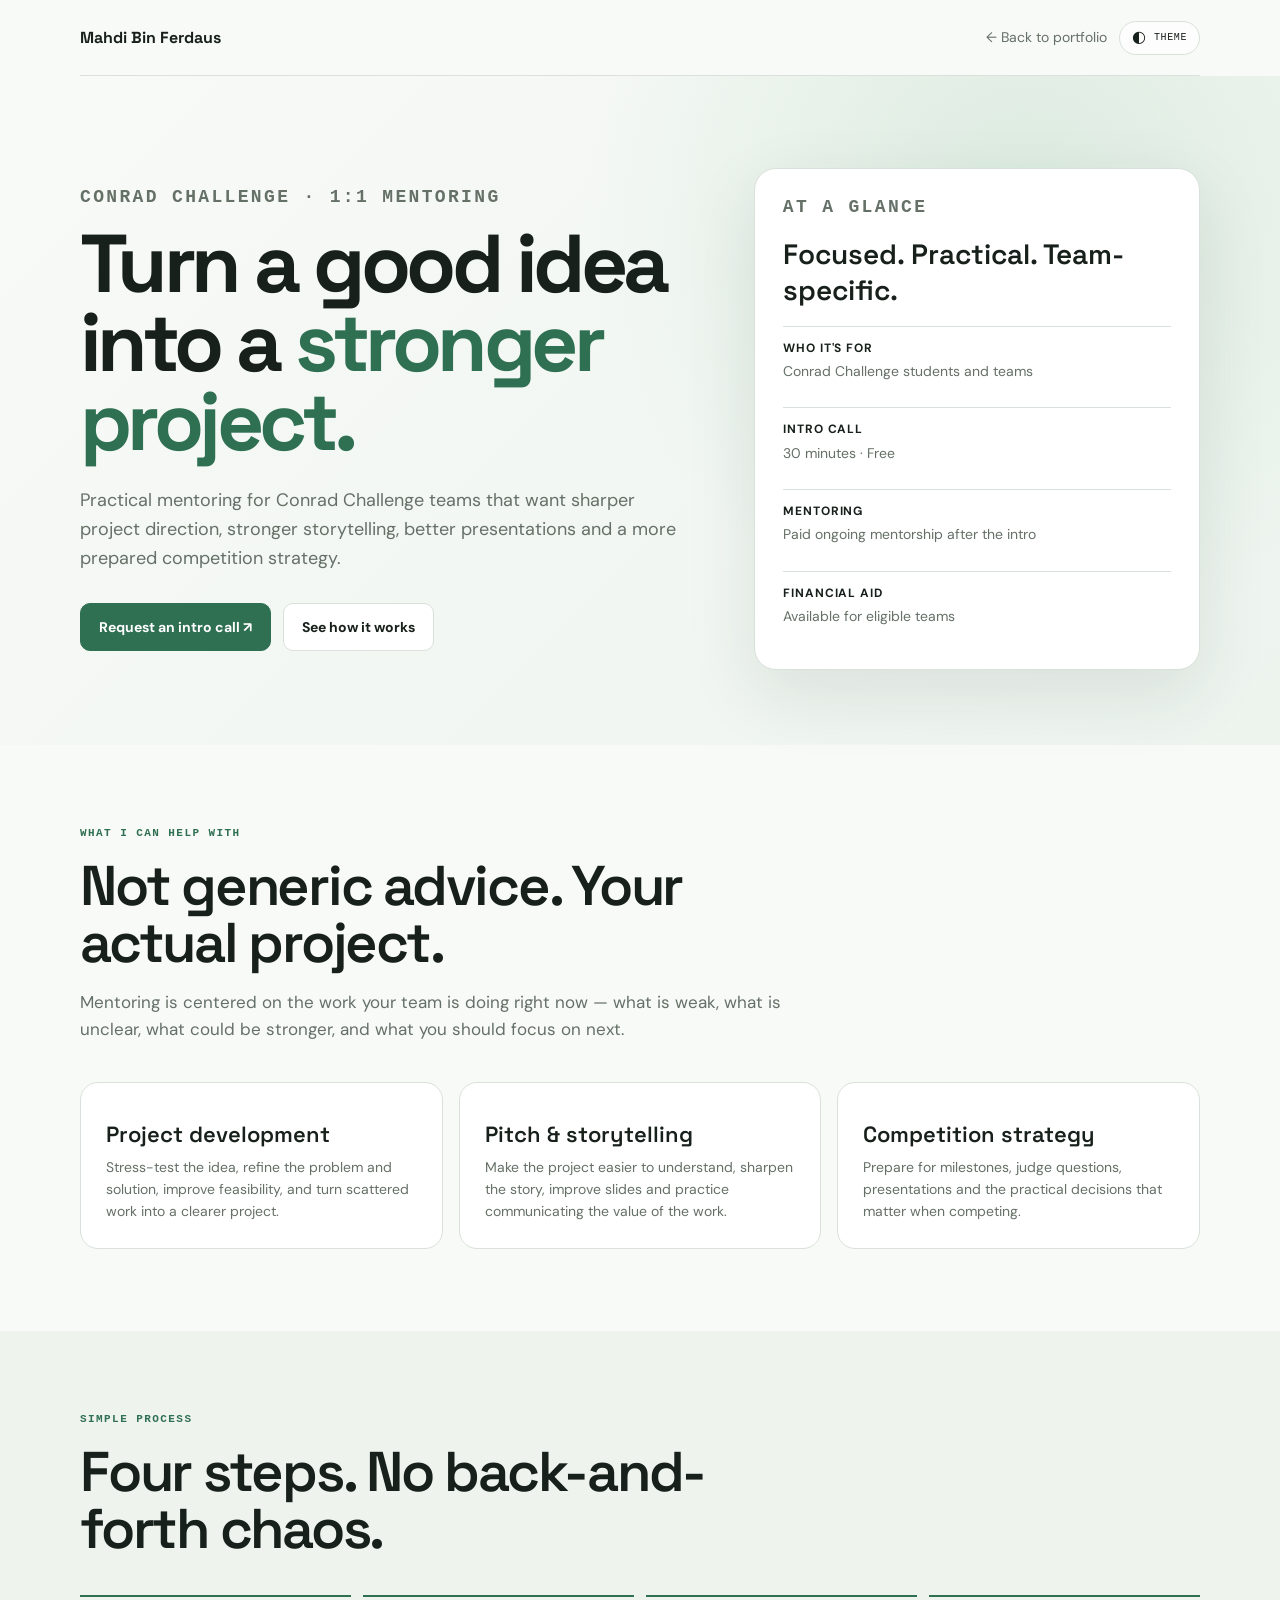
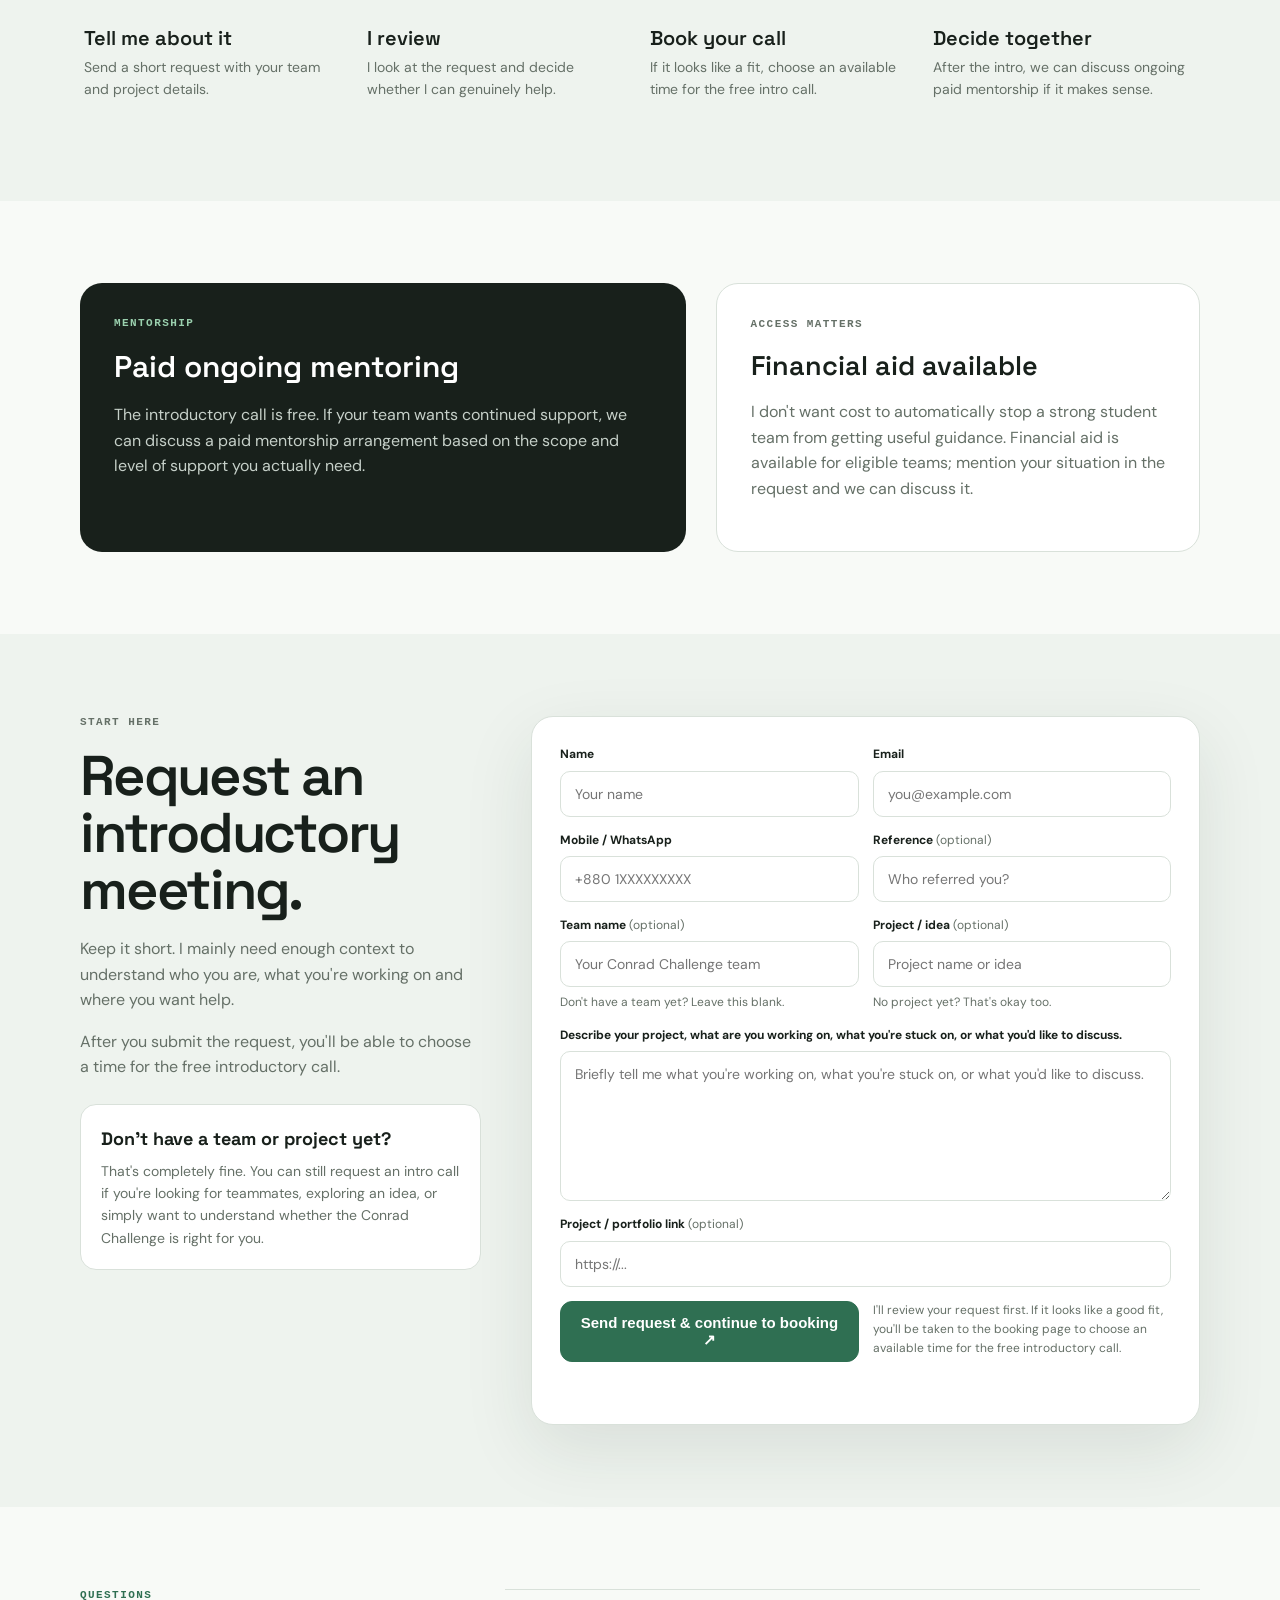
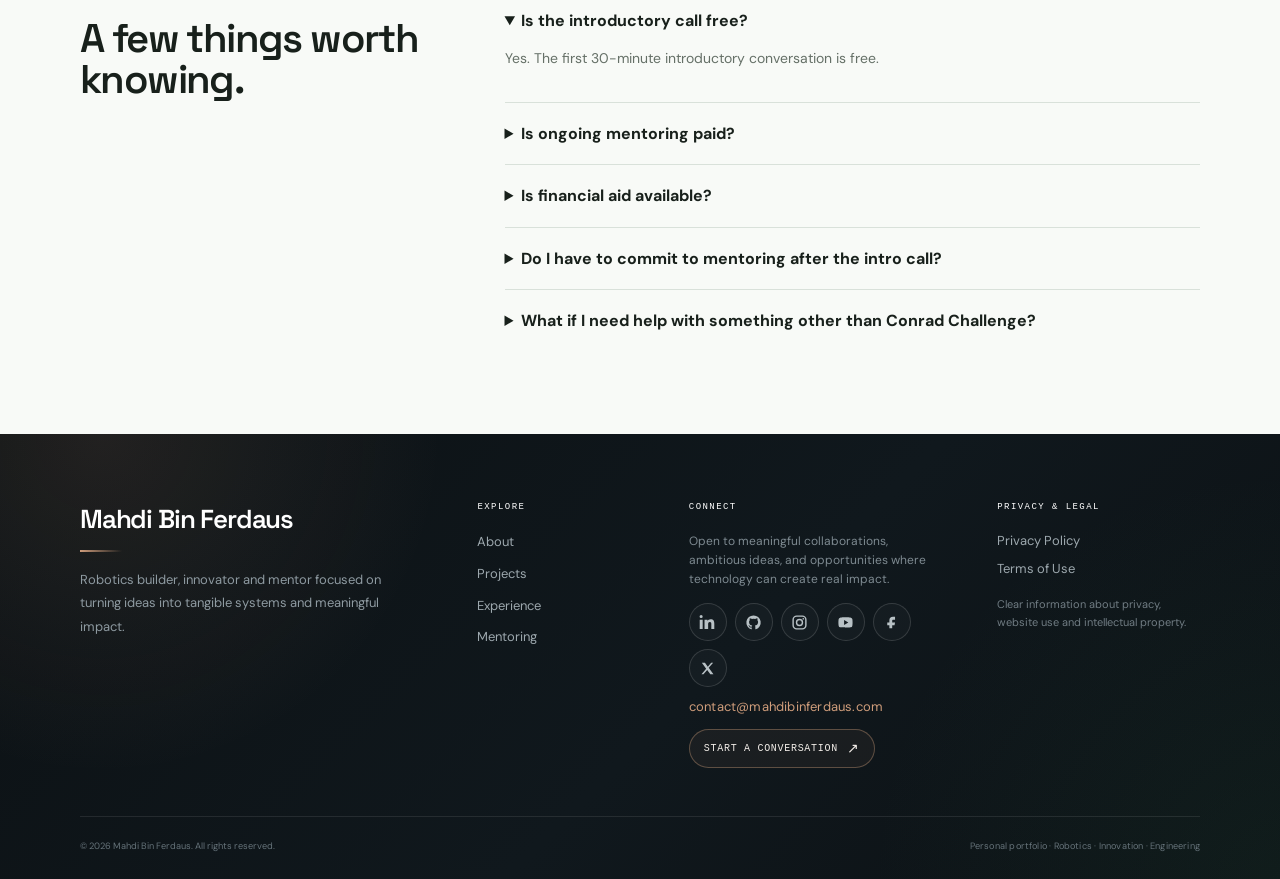
<file: mentoring/index.html>
<!DOCTYPE html>
<html lang="en">
 <head>
  <meta charset="utf-8"/>
  <meta content="width=device-width, initial-scale=1.0" name="viewport"/>
  <meta content="Conrad Challenge mentoring by Mahdi Bin Ferdaus &mdash; practical project, technical, pitch and competition guidance for student teams." name="description"/>
  <title>
   Conrad Challenge Mentoring &middot; Mahdi Bin Ferdaus
  </title>
  <link href="https://fonts.googleapis.com" rel="preconnect"/>
  <link crossorigin="" href="https://fonts.gstatic.com" rel="preconnect"/>
  <link href="https://fonts.googleapis.com/css2?family=DM+Sans:wght@400;500;600;700&amp;family=Space+Grotesk:wght@500;600;700&amp;display=swap" rel="stylesheet"/>
  <style>
   :root{--ink:#18201b;--slate:#657067;--signal:#2f6f52;--signal2:#1f553d;--paper:#f8faf7;--paper2:#eef3ee;--line:#d9e1da;--white:#fff;--shadow:0 24px 70px rgba(27,45,35,.10)}
*{box-sizing:border-box}html{scroll-behavior:smooth}body{margin:0;background:var(--paper);color:var(--ink);font-family:"DM Sans",sans-serif;line-height:1.6}.wrap{width:min(1120px,calc(100% - 36px));margin:auto}.nav{height:76px;display:flex;align-items:center;justify-content:space-between;border-bottom:1px solid var(--line)}.brand{font-family:"Space Grotesk";font-weight:700;color:var(--ink);text-decoration:none}.nav a:not(.brand){color:var(--slate);text-decoration:none;font-size:14px}.hero{padding:92px 0 75px;background:radial-gradient(circle at 80% 20%,#dcebe0 0,transparent 38%),linear-gradient(135deg,#f8faf7,#edf4ee)}.eyebrow{font:700 11px/1.2 monospace;letter-spacing:.13em;text-transform:uppercase;color:var(--signal);margin:0 0 17px}.hero-grid{display:grid;grid-template-columns:1.15fr .85fr;gap:70px;align-items:center}.hero h1{font:700 clamp(48px,7vw,82px)/.96 "Space Grotesk";letter-spacing:-.055em;margin:0 0 25px}.hero h1 span{color:var(--signal)}.hero p{font-size:18px;color:var(--slate);max-width:700px}.actions{display:flex;gap:12px;flex-wrap:wrap;margin-top:30px}.btn{display:inline-flex;align-items:center;justify-content:center;min-height:48px;padding:12px 18px;border-radius:10px;text-decoration:none;font-weight:700;font-size:14px;border:1px solid var(--line);cursor:pointer}.btn-primary{background:var(--signal);color:white;border-color:var(--signal)}.btn-primary:hover{background:var(--signal2)}.btn-ghost{color:var(--ink);background:white}.hero-card{background:white;border:1px solid var(--line);border-radius:22px;padding:28px;box-shadow:var(--shadow)}.hero-card strong{font:600 28px "Space Grotesk";display:block;margin-bottom:18px}.mini-list{display:grid;gap:12px}.mini-list div{padding:12px 0;border-top:1px solid var(--line)}.mini-list b{display:block;font-size:12px;text-transform:uppercase;letter-spacing:.08em}.mini-list span{color:var(--slate);font-size:14px}.section{padding:82px 0}.section.alt{background:var(--paper2)}.section-head{max-width:750px;margin-bottom:38px}.section h2{font:600 clamp(34px,5vw,56px)/1.02 "Space Grotesk";letter-spacing:-.04em;margin:0 0 18px}.section-head p:not(.eyebrow){color:var(--slate);font-size:17px}.cards{display:grid;grid-template-columns:repeat(3,1fr);gap:16px}.card{background:white;border:1px solid var(--line);border-radius:18px;padding:25px}.card .num{font:700 11px monospace;color:var(--signal)}.card h3{font:600 22px "Space Grotesk";margin:12px 0 8px}.card p{color:var(--slate);font-size:14px;margin:0}.process{display:grid;grid-template-columns:repeat(4,1fr);gap:12px}.step{border-top:2px solid var(--signal);padding:18px 4px}.step b{font:700 12px monospace;color:var(--signal)}.step h3{font:600 20px "Space Grotesk";margin:10px 0 5px}.step p{color:var(--slate);font-size:14px;margin:0}.price{display:grid;grid-template-columns:1fr .8fr;gap:30px;align-items:stretch}.price-card{background:var(--ink);color:white;border-radius:22px;padding:34px}.price-card h3{font:600 30px "Space Grotesk";margin:0 0 12px}.price-card p{color:#c6d0c9}.aid{background:white;border:1px solid var(--line);border-radius:22px;padding:34px}.aid h3{font:600 27px "Space Grotesk";margin:0 0 12px}.aid p{color:var(--slate)}.form-wrap{display:grid;grid-template-columns:.75fr 1.25fr;gap:50px;align-items:start}.form-copy p{color:var(--slate)}.form-card{background:white;border:1px solid var(--line);border-radius:22px;padding:28px;box-shadow:var(--shadow)}.form{display:grid;grid-template-columns:1fr 1fr;gap:14px}.field{display:grid;gap:6px}.field.full{grid-column:1/-1}.field label{font-size:12px;font-weight:700}.field input,.field textarea{width:100%;border:1px solid var(--line);border-radius:10px;padding:13px 14px;font:14px "DM Sans";color:var(--ink);outline:none;background:#fff}.field input:focus,.field textarea:focus{border-color:var(--signal);box-shadow:0 0 0 4px rgba(47,111,82,.08)}.field textarea{min-height:150px;resize:vertical}.note{font-size:12px;color:var(--slate);margin:0}.status{font-size:13px;color:var(--signal);min-height:20px}.faq{display:grid;grid-template-columns:.7fr 1.3fr;gap:50px}.faq h2{font-size:40px}.faq-list details{border-top:1px solid var(--line);padding:18px 0}.faq-list summary{font-weight:700;cursor:pointer}.faq-list p{color:var(--slate);font-size:14px;max-width:750px}.back{padding:30px 0}.back a{color:var(--slate);text-decoration:none;font-size:14px}@media(max-width:850px){.hero-grid,.price,.form-wrap,.faq{grid-template-columns:1fr}.cards{grid-template-columns:1fr}.process{grid-template-columns:1fr 1fr}.hero{padding-top:60px}}@media(max-width:600px){.form{grid-template-columns:1fr}.field.full{grid-column:auto}.process{grid-template-columns:1fr}.hero h1{font-size:52px}.section{padding:65px 0}.wrap{width:min(100% - 28px,1120px)}}


/* Mentoring request form additions */
.form-copy .callout {
    margin-top: 24px;
    padding: 20px;
    background: white;
    border: 1px solid var(--line);
    border-radius: 16px;
}

.form-copy .callout strong {
    display: block;
    font-family: "Space Grotesk";
    font-size: 18px;
    margin-bottom: 6px;
}

.form-copy .callout p {
    margin: 0;
    font-size: 14px;
}

.field label span {
    color: var(--slate);
    font-weight: 400;
}

.field-help {
    color: var(--slate);
    font-size: 12px;
    margin: 0;
}

.submit-button {
    width: 100%;
    min-height: 54px;
    border-radius: 12px;
    font-size: 15px;
}
  
/* MAIN PORTFOLIO THEME + FOOTER SYNC */
:root{--ease:cubic-bezier(.22,.61,.36,1)}
body{transition:background .3s var(--ease),color .3s var(--ease)}
.nav-actions{display:flex;align-items:center;gap:12px}
.theme-toggle{display:inline-flex;align-items:center;gap:7px;padding:8px 12px;border:1px solid var(--line);border-radius:999px;background:rgba(255,255,255,.72);color:var(--ink);font:10px monospace;letter-spacing:.06em;text-transform:uppercase;transition:.3s var(--ease);cursor:pointer}
.theme-toggle:hover{border-color:var(--signal);color:var(--signal);transform:translateY(-2px)}
.theme-icon{font-size:16px;line-height:1}
html[data-theme="dark"]{color-scheme:dark;--ink:#F2EEE9;--slate:#B8C0C2;--signal:#CF9D7B;--signal2:#E0B18F;--paper:#0C1519;--paper2:#162127;--line:#3A3534;--white:#162127;--shadow:0 18px 50px -20px rgba(0,0,0,.65)}
html[data-theme="dark"] body{background:#0C1519;color:#F2EEE9}
html[data-theme="dark"] .nav{background:rgba(12,21,25,.88)}
html[data-theme="dark"] .hero{background:radial-gradient(circle at 80% 20%,rgba(207,157,123,.10) 0,transparent 38%),linear-gradient(135deg,#0C1519,#162127)}
html[data-theme="dark"] .hero-card,html[data-theme="dark"] .card,html[data-theme="dark"] .aid,html[data-theme="dark"] .form-card,html[data-theme="dark"] .form-copy .callout{background:#162127}
html[data-theme="dark"] .btn-ghost{background:#162127;color:var(--ink)}
html[data-theme="dark"] .field input,html[data-theme="dark"] .field textarea{background:#0C1519;color:#F2EEE9}
html[data-theme="dark"] .price-card{background:#3A3534}
html[data-theme="dark"] .section.alt{background:#162127}
html[data-theme="dark"] .theme-toggle{background:#162127}

/* Footer — exact visual system from the main portfolio */
.site-footer{position:relative;overflow:hidden;padding:0;background:linear-gradient(135deg,#0c1114 0%,#10181d 55%,#0c1114 100%);color:#aab4ba}
.site-footer:before{content:'';position:absolute;inset:0;pointer-events:none;background:radial-gradient(circle at 8% 0%,rgba(207,157,123,.11),transparent 27%),radial-gradient(circle at 100% 100%,rgba(47,111,82,.12),transparent 30%)}
.site-footer .wrap{position:relative;z-index:1}
.footer-top{display:grid;grid-template-columns:1.7fr .8fr 1.25fr 1fr;gap:46px;padding:68px 0 48px}
.site-footer .footer-brand{font:600 26px "Space Grotesk";letter-spacing:-.045em;color:#fff;margin:0}
.footer-brand:after{content:'';display:block;width:42px;height:2px;margin-top:14px;background:linear-gradient(90deg,#CF9D7B,transparent)}
.footer-intro{padding-right:14px}.footer-intro p{max-width:410px;margin:16px 0 0;color:#8e9aa1;font-size:13px;line-height:1.8}
.footer-column{display:flex;flex-direction:column;align-items:flex-start;gap:11px}
.footer-label{margin-bottom:9px;color:#fff;font:9px monospace;letter-spacing:.16em;text-transform:uppercase}
.footer-column>a,.footer-link-btn{padding:0;color:#9da8ae;font-size:13px;text-decoration:none;text-align:left;background:none;border:0;cursor:pointer;font-family:inherit;transition:color .25s,transform .25s}
.footer-column>a:hover,.footer-link-btn:hover{color:#fff;transform:translateX(3px)}
.footer-connect-copy{font-size:12px;line-height:1.6;color:#7e8a91;margin:0 0 3px;max-width:270px}
.footer-socials{display:flex;gap:8px;flex-wrap:wrap}.footer-socials-primary{display:flex;align-items:center;gap:8px;flex-wrap:wrap}.footer-socials-primary #footerSocials{display:flex;gap:8px;flex-wrap:wrap}
.footer-socials-primary a,.footer-socials-primary #footerSocials a{width:38px;height:38px;display:grid;place-items:center;border:1px solid rgba(255,255,255,.14);border-radius:50%;color:#b8c1c5;background:rgba(255,255,255,.025);transition:.3s var(--ease)}
.footer-socials-primary a:hover,.footer-socials-primary #footerSocials a:hover{border-color:#CF9D7B;color:#CF9D7B;background:rgba(207,157,123,.08);transform:translateY(-3px)}
.footer-socials-primary svg{width:17px;height:17px}
.footer-email{font:11px monospace;letter-spacing:.015em;color:#CF9D7B!important;padding:3px 0;text-decoration:none;word-break:break-word}.footer-email:hover{color:#f1c4a4!important;transform:none!important}
.footer-action{margin-top:3px;display:inline-flex;align-items:center;gap:9px;padding:10px 14px;border:1px solid rgba(207,157,123,.38);border-radius:999px;background:rgba(207,157,123,.06);color:#f3eee9;font:10px monospace;letter-spacing:.07em;text-transform:uppercase;transition:.3s var(--ease);cursor:pointer}.footer-action span{font-size:14px;transition:transform .25s}.footer-action:hover{border-color:#CF9D7B;color:#CF9D7B;background:rgba(207,157,123,.12);transform:translateY(-2px)}.footer-action:hover span{transform:translate(2px,-2px)}
.footer-legal{padding-left:4px}.footer-legal-note{font-size:11px;line-height:1.6;color:#707c83;margin:8px 0 0;max-width:220px}
.footer-bottom{display:flex;justify-content:space-between;gap:20px;padding:22px 0 26px;border-top:1px solid rgba(255,255,255,.09);font-size:11px;color:#66737a}.footer-bottom small:last-child{letter-spacing:.02em}
html[data-theme="dark"] .site-footer{background:linear-gradient(135deg,#091116,#0C1519 58%,#10191d)}
.legal-modal{position:fixed;inset:0;display:none;align-items:center;justify-content:center;padding:24px;background:rgba(0,0,0,.62);z-index:1000}.legal-modal.show{display:flex}.legal-box{position:relative;width:min(680px,100%);max-height:82vh;overflow:auto;background:var(--white);color:var(--ink);border:1px solid var(--line);border-radius:20px;padding:34px;box-shadow:var(--shadow)}.legal-box h2{font:600 32px "Space Grotesk";margin:0 0 16px}.legal-box p{color:var(--slate);font-size:14px}.legal-close{position:absolute;right:14px;top:12px;width:36px;height:36px;border:1px solid var(--line);border-radius:50%;background:transparent;color:var(--ink);font-size:22px;cursor:pointer}
@media(max-width:950px){.footer-top{grid-template-columns:1.3fr 1fr 1.15fr;gap:34px}.footer-intro{grid-column:1/-1;padding-right:0}.footer-intro p{max-width:600px}.footer-legal{padding-left:0}}
@media(max-width:650px){.theme-text{display:none}.theme-toggle{padding:8px 10px}.footer-top{grid-template-columns:1fr;gap:30px;padding:50px 0 32px}.footer-intro{grid-column:auto}.site-footer .footer-brand{font-size:24px}.footer-column{gap:9px}.footer-bottom{padding:17px 0 22px;flex-direction:column}.footer-bottom small:last-child{margin-top:8px}.footer-socials-primary a,.footer-socials-primary #footerSocials a{width:36px;height:36px}}
</style>
 </head>
 <body>
  <header>
   <div class="wrap nav">
    <a class="brand" href="/">
     Mahdi Bin Ferdaus
    </a>
    <div class="nav-actions">
     <a href="/">&larr; Back to portfolio</a>
     <button aria-label="Toggle dark mode" class="theme-toggle" id="themeToggle" title="Toggle theme"><span class="theme-icon">◐</span><span class="theme-text">Theme</span></button>
    </div>
   </div>
  </header>
  <main>
   <section class="hero">
    <div class="wrap hero-grid">
     <div>
      <p class="eyebrow">
       Conrad Challenge &middot; 1:1 Mentoring
      </p>
      <h1>
       Turn a good idea into a
       <span>
        stronger project.
       </span>
      </h1>
      <p>
       Practical mentoring for Conrad Challenge teams that want sharper project direction, stronger storytelling, better presentations and a more prepared competition strategy.
      </p>
      <div class="actions">
       <a class="btn btn-primary" href="#request">
        Request an intro call &nearrow;
       </a>
       <a class="btn btn-ghost" href="#how">
        See how it works
       </a>
      </div>
     </div>
     <div class="hero-card">
      <p class="eyebrow">
       At a glance
      </p>
      <strong>
       Focused. Practical. Team-specific.
      </strong>
      <div class="mini-list">
       <div>
        <b>
         Who it's for
        </b>
        <span>
         Conrad Challenge students and teams
        </span>
       </div>
       <div>
        <b>
         Intro call
        </b>
        <span>
         30 minutes &middot; Free
        </span>
       </div>
       <div>
        <b>
         Mentoring
        </b>
        <span>
         Paid ongoing mentorship after the intro
        </span>
       </div>
       <div>
        <b>
         Financial aid
        </b>
        <span>
         Available for eligible teams
        </span>
       </div>
      </div>
     </div>
    </div>
   </section>
   <section class="section">
    <div class="wrap">
     <div class="section-head">
      <p class="eyebrow">
       What I can help with
      </p>
      <h2>
       Not generic advice. Your actual project.
      </h2>
      <p>
       Mentoring is centered on the work your team is doing right now &mdash; what is weak, what is unclear, what could be stronger, and what you should focus on next.
      </p>
     </div>
     <div class="cards">
      <article class="card">
       <h3>
        Project development
       </h3>
       <p>
        Stress-test the idea, refine the problem and solution, improve feasibility, and turn scattered work into a clearer project.
       </p>
      </article>
      <article class="card">
       <h3>
        Pitch &amp; storytelling
       </h3>
       <p>
        Make the project easier to understand, sharpen the story, improve slides and practice communicating the value of the work.
       </p>
      </article>
      <article class="card">
       <h3>
        Competition strategy
       </h3>
       <p>
        Prepare for milestones, judge questions, presentations and the practical decisions that matter when competing.
       </p>
      </article>
     </div>
    </div>
   </section>
   <section class="section alt" id="how">
    <div class="wrap">
     <div class="section-head">
      <p class="eyebrow">
       Simple process
      </p>
      <h2>
       Four steps. No back-and-forth chaos.
      </h2>
     </div>
     <div class="process">
      <div class="step">
       <h3>
        Tell me about it
       </h3>
       <p>
        Send a short request with your team and project details.
       </p>
      </div>
      <div class="step">
       <h3>
        I review
       </h3>
       <p>
        I look at the request and decide whether I can genuinely help.
       </p>
      </div>
      <div class="step">
       <h3>
        Book your call
       </h3>
       <p>
        If it looks like a fit, choose an available time for the free intro call.
       </p>
      </div>
      <div class="step">
       <h3>
        Decide together
       </h3>
       <p>
        After the intro, we can discuss ongoing paid mentorship if it makes sense.
       </p>
      </div>
     </div>
    </div>
   </section>
   <section class="section">
    <div class="wrap price">
     <div class="price-card">
      <p class="eyebrow" style="color:#9ad0ae">
       Mentorship
      </p>
      <h3>
       Paid ongoing mentoring
      </h3>
      <p>
       The introductory call is free. If your team wants continued support, we can discuss a paid mentorship arrangement based on the scope and level of support you actually need.
      </p>
     </div>
     <div class="aid">
      <p class="eyebrow">
       Access matters
      </p>
      <h3>
       Financial aid available
      </h3>
      <p>
       I don't want cost to automatically stop a strong student team from getting useful guidance. Financial aid is available for eligible teams; mention your situation in the request and we can discuss it.
      </p>
     </div>
    </div>
   </section>
   <section class="section alt" id="request">
    <div class="wrap form-wrap">
     <div class="form-copy">
      <p class="eyebrow">
       Start here
      </p>
      <h2>
       Request an introductory meeting.
      </h2>
      <p>
       Keep it short. I mainly need enough context to understand who you are, what you're working on and where you want help.
      </p>
      <p>
       After you submit the request, you'll be able to choose a time for the free introductory call.
      </p>
      <div class="callout">
       <strong>
        Don't have a team or project yet?
       </strong>
       <p>
        That's completely fine. You can still request an intro call if you're looking for teammates, exploring an idea, or simply want to understand whether the Conrad Challenge is right for you.
       </p>
      </div>
     </div>
     <div class="form-card">
      <form class="form" id="mentoringForm">
       <div class="field">
        <label for="name">
         Name
        </label>
        <input id="name" name="name" placeholder="Your name" required="" type="text"/>
       </div>
       <div class="field">
        <label for="email">
         Email
        </label>
        <input id="email" name="email" placeholder="you@example.com" required="" type="email"/>
       </div>
       <div class="field">
        <label for="mobile">
         Mobile / WhatsApp
        </label>
        <input id="mobile" name="mobile" placeholder="+880 1XXXXXXXXX" required="" type="tel"/>
       </div>
       <div class="field">
        <label for="reference">
         Reference
         <span>
          (optional)
         </span>
        </label>
        <input id="reference" name="reference" placeholder="Who referred you?" type="text"/>
       </div>
       <div class="field">
        <label for="team">
         Team name
         <span>
          (optional)
         </span>
        </label>
        <input id="team" name="team_name" placeholder="Your Conrad Challenge team" type="text"/>
        <p class="field-help">
         Don't have a team yet? Leave this blank.
        </p>
       </div>
       <div class="field">
        <label for="project">
         Project / idea
         <span>
          (optional)
         </span>
        </label>
        <input id="project" name="project_title" placeholder="Project name or idea" type="text"/>
        <p class="field-help">
         No project yet? That's okay too.
        </p>
       </div>
       <input name="competition" type="hidden" value="Conrad Challenge"/>
       <div class="field full">
        <label for="message">
        Describe your project, what are you working on, what you're stuck on, or what you'd like to discuss.
        </label>
        <textarea id="message" name="message" placeholder="Briefly tell me what you're working on, what you're stuck on, or what you'd like to discuss." required=""></textarea>
       </div>
       <div class="field full">
        <label for="link">
         Project / portfolio link
         <span>
          (optional)
         </span>
        </label>
        <input id="link" name="project_link" placeholder="https://..." type="url"/>
       </div>
       <button class="btn btn-primary submit-button full" type="submit">
        Send request &amp; continue to booking &nearrow;
       </button>
       <p class="note full">
        I'll review your request first. If it looks like a good fit, you'll be taken to the booking page to choose an available time for the free introductory call.
       </p>
       <div aria-live="polite" class="status full" id="status">
       </div>
      </form>
     </div>
    </div>
   </section>
   <section class="section">
    <div class="wrap faq">
     <div>
      <p class="eyebrow">
       Questions
      </p>
      <h2>
       A few things worth knowing.
      </h2>
     </div>
     <div class="faq-list">
      <details open="">
       <summary>
        Is the introductory call free?
       </summary>
       <p>
        Yes. The first 30-minute introductory conversation is free.
       </p>
      </details>
      <details>
       <summary>
        Is ongoing mentoring paid?
       </summary>
       <p>
        Yes. Continued mentorship after the introductory call is paid, with the scope and terms discussed based on your team's needs.
       </p>
      </details>
      <details>
       <summary>
        Is financial aid available?
       </summary>
       <p>
        Yes. Financial aid is available for eligible teams. Mention your situation in the request so it can be considered.
       </p>
      </details>
      <details>
       <summary>
        Do I have to commit to mentoring after the intro call?
       </summary>
       <p>
        No. The introductory conversation is also a chance for both sides to decide whether working together makes sense.
       </p>
      </details>
      <details>
       <summary>
        What if I need help with something other than Conrad Challenge?
       </summary>
       <p>
        This page is specifically for Conrad Challenge mentoring. For other requests, please use the contact section on the main portfolio.
       </p>
      </details>
     </div>
    </div>
   </section>
  </main><footer class="site-footer">
   <div class="wrap footer-top">
    <div class="footer-intro">
     <div class="footer-brand">Mahdi Bin Ferdaus</div>
     <p>Robotics builder, innovator and mentor focused on turning ideas into tangible systems and meaningful impact.</p>
    </div>
    <div class="footer-column">
     <span class="footer-label">Explore</span>
     <a href="/#about">About</a><a href="/#projects">Projects</a><a href="/#experience">Experience</a><a href="/mentoring/">Mentoring</a>
    </div>
    <div class="footer-column footer-connect">
     <span class="footer-label">Connect</span>
     <p class="footer-connect-copy">Open to meaningful collaborations, ambitious ideas, and opportunities where technology can create real impact.</p>
     <div class="footer-socials footer-socials-primary"><div id="footerSocials"></div></div>
     <a class="footer-email" href="mailto:contact@mahdibinferdaus.com">contact@mahdibinferdaus.com</a>
     <button class="footer-action" id="footerContact" type="button">Start a conversation <span aria-hidden="true">↗</span></button>
    </div>
    <div class="footer-column footer-legal">
     <span class="footer-label">Privacy &amp; Legal</span>
     <button class="footer-link-btn" id="privacyLink" type="button">Privacy Policy</button>
     <button class="footer-link-btn" id="termsLink" type="button">Terms of Use</button>
     <p class="footer-legal-note">Clear information about privacy, website use and intellectual property.</p>
    </div>
   </div>
   <div class="wrap footer-bottom">
    <small>© <span id="copyrightYear"></span> Mahdi Bin Ferdaus. All rights reserved.</small>
    <small>Personal portfolio · Robotics · Innovation · Engineering</small>
   </div>
  </footer>
  <div class="legal-modal" id="legalModal"><div class="legal-box"><button class="legal-close" id="legalClose">×</button><div id="legalContent"></div></div></div><script>
   const FORM_ENDPOINT =
    "https://formspree.io/f/xqpzdavw";

const CALENDLY =
    "https://calendly.com/contact-mahdibinferdaus/30min";

const form =
    document.getElementById("mentoringForm");

const status =
    document.getElementById("status");

form.addEventListener("submit", async (event) => {
    event.preventDefault();

    const button =
        form.querySelector("button");

    button.disabled = true;
    button.textContent = "Sending…";
    status.textContent = "";

    try {
        const response = await fetch(
            FORM_ENDPOINT,
            {
                method: "POST",
                body: new FormData(form),
                headers: {
                    Accept: "application/json"
                }
            }
        );

        if (!response.ok) {
            throw new Error("Request failed");
        }

        form.reset();

        status.textContent =
            "Request sent. Opening the booking page…";

        setTimeout(() => {
            window.location.href = CALENDLY;
        }, 500);

    } catch (error) {
        status.textContent =
            "Something went wrong. Please try again.";

        button.disabled = false;
        button.textContent =
            "Send request & continue to booking ↗";
    }
});
  
// Theme preference: shared with the main portfolio and saved locally.
const themeToggle = document.getElementById('themeToggle');
const savedTheme = localStorage.getItem('mbf-theme');
const preferredTheme = savedTheme || (matchMedia('(prefers-color-scheme: dark)').matches ? 'dark' : 'light');
document.documentElement.dataset.theme = preferredTheme;
function updateThemeControl(){
  const dark = document.documentElement.dataset.theme === 'dark';
  themeToggle.setAttribute('aria-label', dark ? 'Switch to light mode' : 'Switch to dark mode');
  themeToggle.title = dark ? 'Switch to light mode' : 'Switch to dark mode';
  themeToggle.querySelector('.theme-icon').textContent = dark ? '☀' : '◐';
}
updateThemeControl();
themeToggle.addEventListener('click',()=>{
  const next = document.documentElement.dataset.theme === 'dark' ? 'light' : 'dark';
  document.documentElement.dataset.theme = next;
  localStorage.setItem('mbf-theme',next);
  updateThemeControl();
});
const legalModal=document.getElementById("legalModal"), legalContent=document.getElementById("legalContent");
document.getElementById("privacyLink").onclick=e=>{e.preventDefault();legalContent.innerHTML="<h2>Privacy Policy</h2><p>This mentoring page collects only the information you voluntarily submit through the request form to review your mentoring request and communicate with you.</p><p>Your information is not sold. Form processing may use trusted third-party services such as Formspree and Calendly. Basic preferences such as your selected theme may be stored locally in your browser.</p>";legalModal.classList.add("show")};
document.getElementById("termsLink").onclick=e=>{e.preventDefault();legalContent.innerHTML="<h2>Terms of Use</h2><p>This website and its content are provided for informational and mentoring purposes. Mentoring availability, scope, and any paid arrangement are discussed individually and are not guaranteed by submitting a request.</p><p>Website content may not be reproduced or redistributed without permission. External services are governed by their own terms.</p>";legalModal.classList.add("show")};
document.getElementById("legalClose").onclick=()=>legalModal.classList.remove("show");
legalModal.onclick=e=>{if(e.target===legalModal)legalModal.classList.remove("show")};
document.getElementById("footerContact").onclick=()=>document.getElementById("request").scrollIntoView({behavior:"smooth"});
document.getElementById("copyrightYear").textContent = new Date().getFullYear();

const socialItems=[
["LinkedIn","https://www.linkedin.com/in/mahdibinferdaus/"],
["GitHub","https://github.com/mahdibinferdaus"],
["Instagram","https://www.instagram.com/mahdibinferdaus/"],
["YouTube","https://www.youtube.com/@MahdiTheTechGuy"],
["Facebook","https://www.facebook.com/mahdibinferdaus"],
["X","https://x.com/mahdibinferdaus"]
];
function socialIcon(name){
 const icons={
 LinkedIn:`<svg viewBox="0 0 24 24" aria-hidden="true"><path fill="currentColor" d="M5.2 3.6A2.2 2.2 0 1 1 .8 3.6a2.2 2.2 0 0 1 4.4 0ZM1 8h4.2v13H1V8Zm6.8 0H12v1.8h.1c.6-1.1 2-2.3 4.2-2.3 4.5 0 5.3 2.8 5.3 6.4V21h-4.2v-6.3c0-1.5 0-3.4-2.1-3.4s-2.4 1.6-2.4 3.3V21H7.8V8Z"/></svg>`,
 Instagram:`<svg viewBox="0 0 24 24" aria-hidden="true"><rect x="3" y="3" width="18" height="18" rx="5" fill="none" stroke="currentColor" stroke-width="2"/><circle cx="12" cy="12" r="4.2" fill="none" stroke="currentColor" stroke-width="2"/><circle cx="17.4" cy="6.7" r="1.2" fill="currentColor"/></svg>`,
 Facebook:`<svg viewBox="0 0 24 24" aria-hidden="true"><path fill="currentColor" d="M14 8h3V4h-3c-3.3 0-5 2-5 5v3H6v4h3v4h4v-4h3.3l.7-4H13V9c0-.7.3-1 1-1Z"/></svg>`,
 YouTube:`<svg viewBox="0 0 24 24" aria-hidden="true"><path fill="currentColor" d="M21.6 7.2a2.9 2.9 0 0 0-2-2C17.8 4.7 12 4.7 12 4.7s-5.8 0-7.6.5a2.9 2.9 0 0 0-2 2C2 9 2 12 2 12s0 3 .4 4.8a2.9 2.9 0 0 0 2 2c1.8.5 7.6.5 7.6.5s5.8 0 7.6-.5a2.9 2.9 0 0 0 2-2C22 15 22 12 22 12s0-3-.4-4.8ZM10 15.5v-7l6 3.5-6 3.5Z"/></svg>`,
 X:`<svg viewBox="0 0 24 24" aria-hidden="true"><path fill="currentColor" d="M4 4h4.4l4 5.5L17.2 4H20l-6.3 7.1L20.4 20H16l-4.4-6-5.3 6H3.5l6.6-7.5L4 4Z"/></svg>`,
 GitHub:`<svg viewBox="0 0 24 24" aria-hidden="true"><path fill="currentColor" d="M12 2a10 10 0 0 0-3.2 19.5c.5.1.7-.2.7-.5v-1.9c-2.8.6-3.4-1.2-3.4-1.2-.5-1.2-1.1-1.5-1.1-1.5-.9-.6.1-.6.1-.6 1 0 1.5 1 1.5 1 .9 1.5 2.4 1.1 3 .8.1-.7.3-1.1.6-1.4-2.2-.2-4.5-1.1-4.5-4.8 0-1.1.4-2 1-2.7-.1-.2-.4-1.3.1-2.7 0 0 .8-.3 2.8 1a9.5 9.5 0 0 1 5 0c2-1.3 2.8-1 2.8-1 .5 1.4.2 2.5.1 2.7.6.7 1 1.6 1 2.7 0 3.7-2.3 4.6-4.5 4.8.3.3.6.9.6 1.8V21c0 .3.2.6.7.5A10 10 0 0 0 12 2Z"/></svg>`
 }; return icons[name]||name.slice(0,2);
}
document.getElementById("footerSocials").innerHTML=socialItems.map(([n,u])=>`<a href="${u}" target="_blank" rel="noopener" aria-label="${n}" title="${n}">${socialIcon(n)}</a>`).join("");
document.getElementById("copyrightYear").textContent=new Date().getFullYear();

</script>
 </body>
</html>
</file>
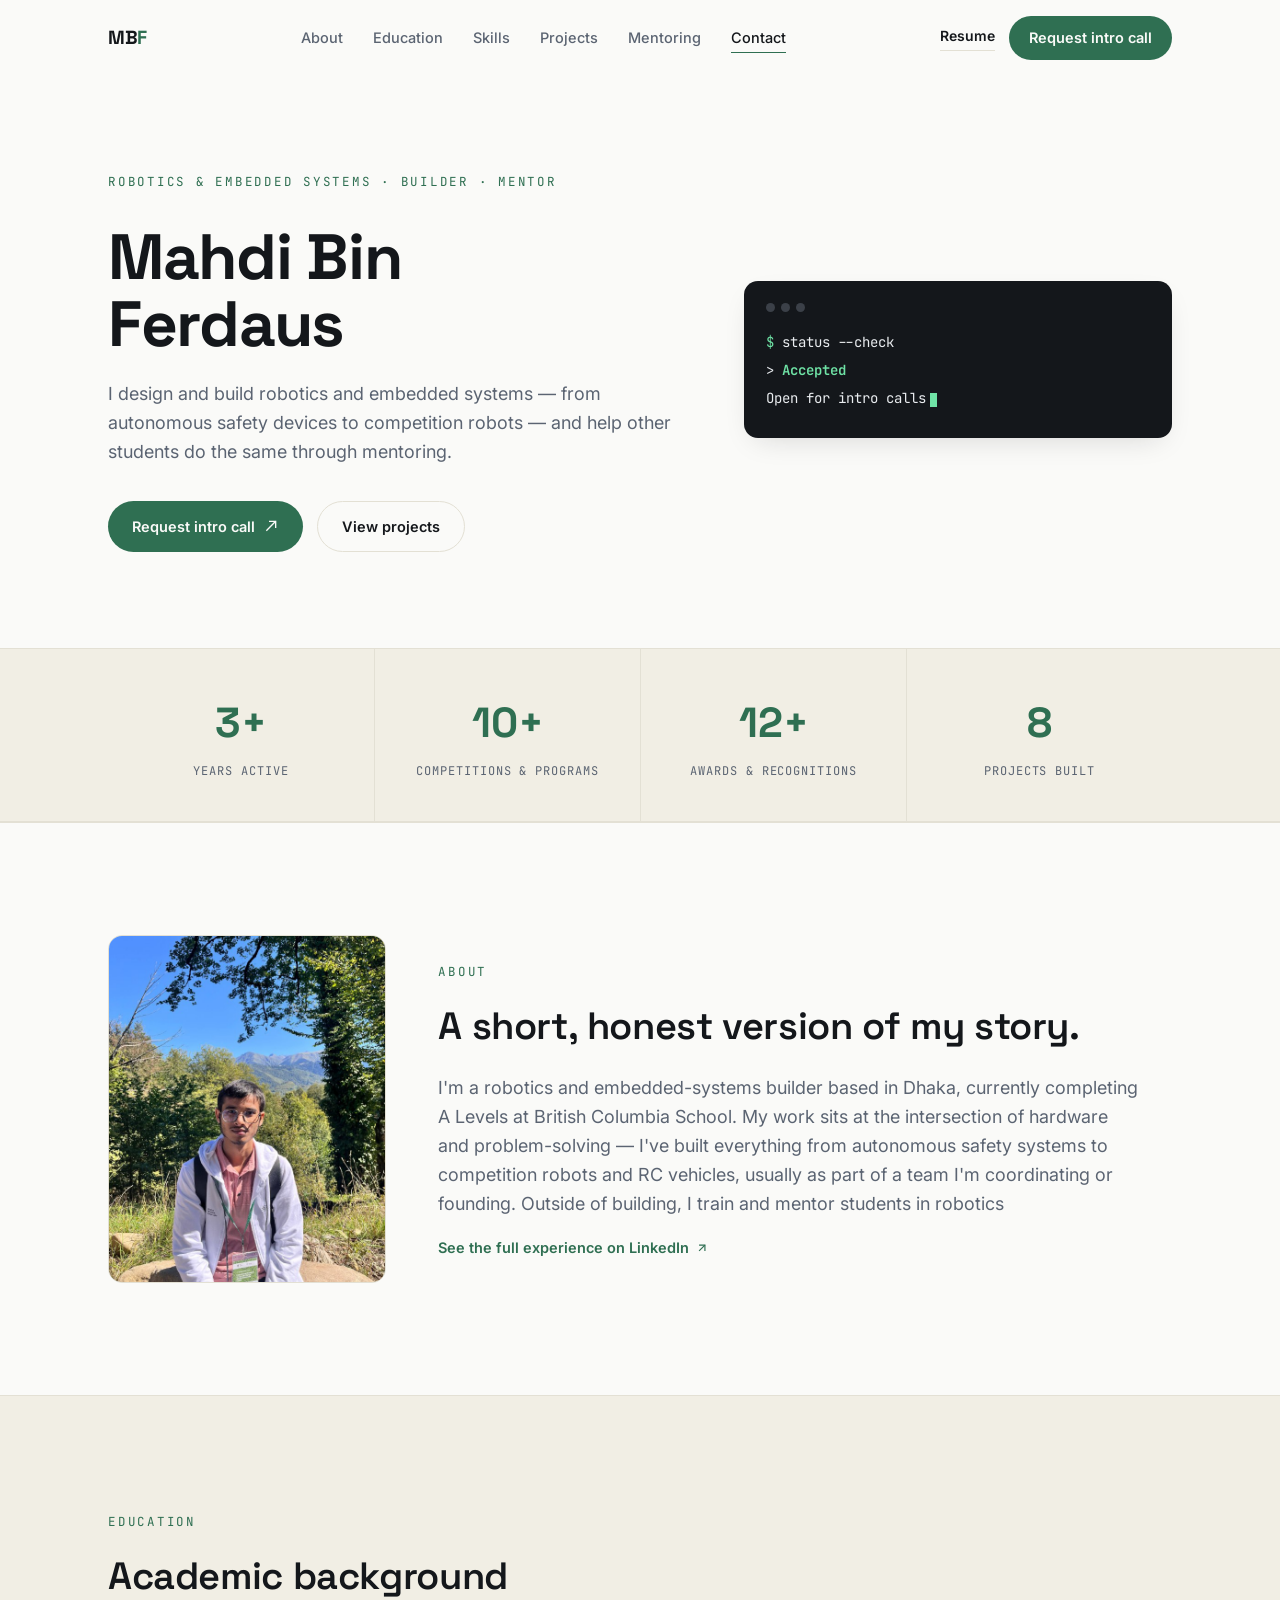
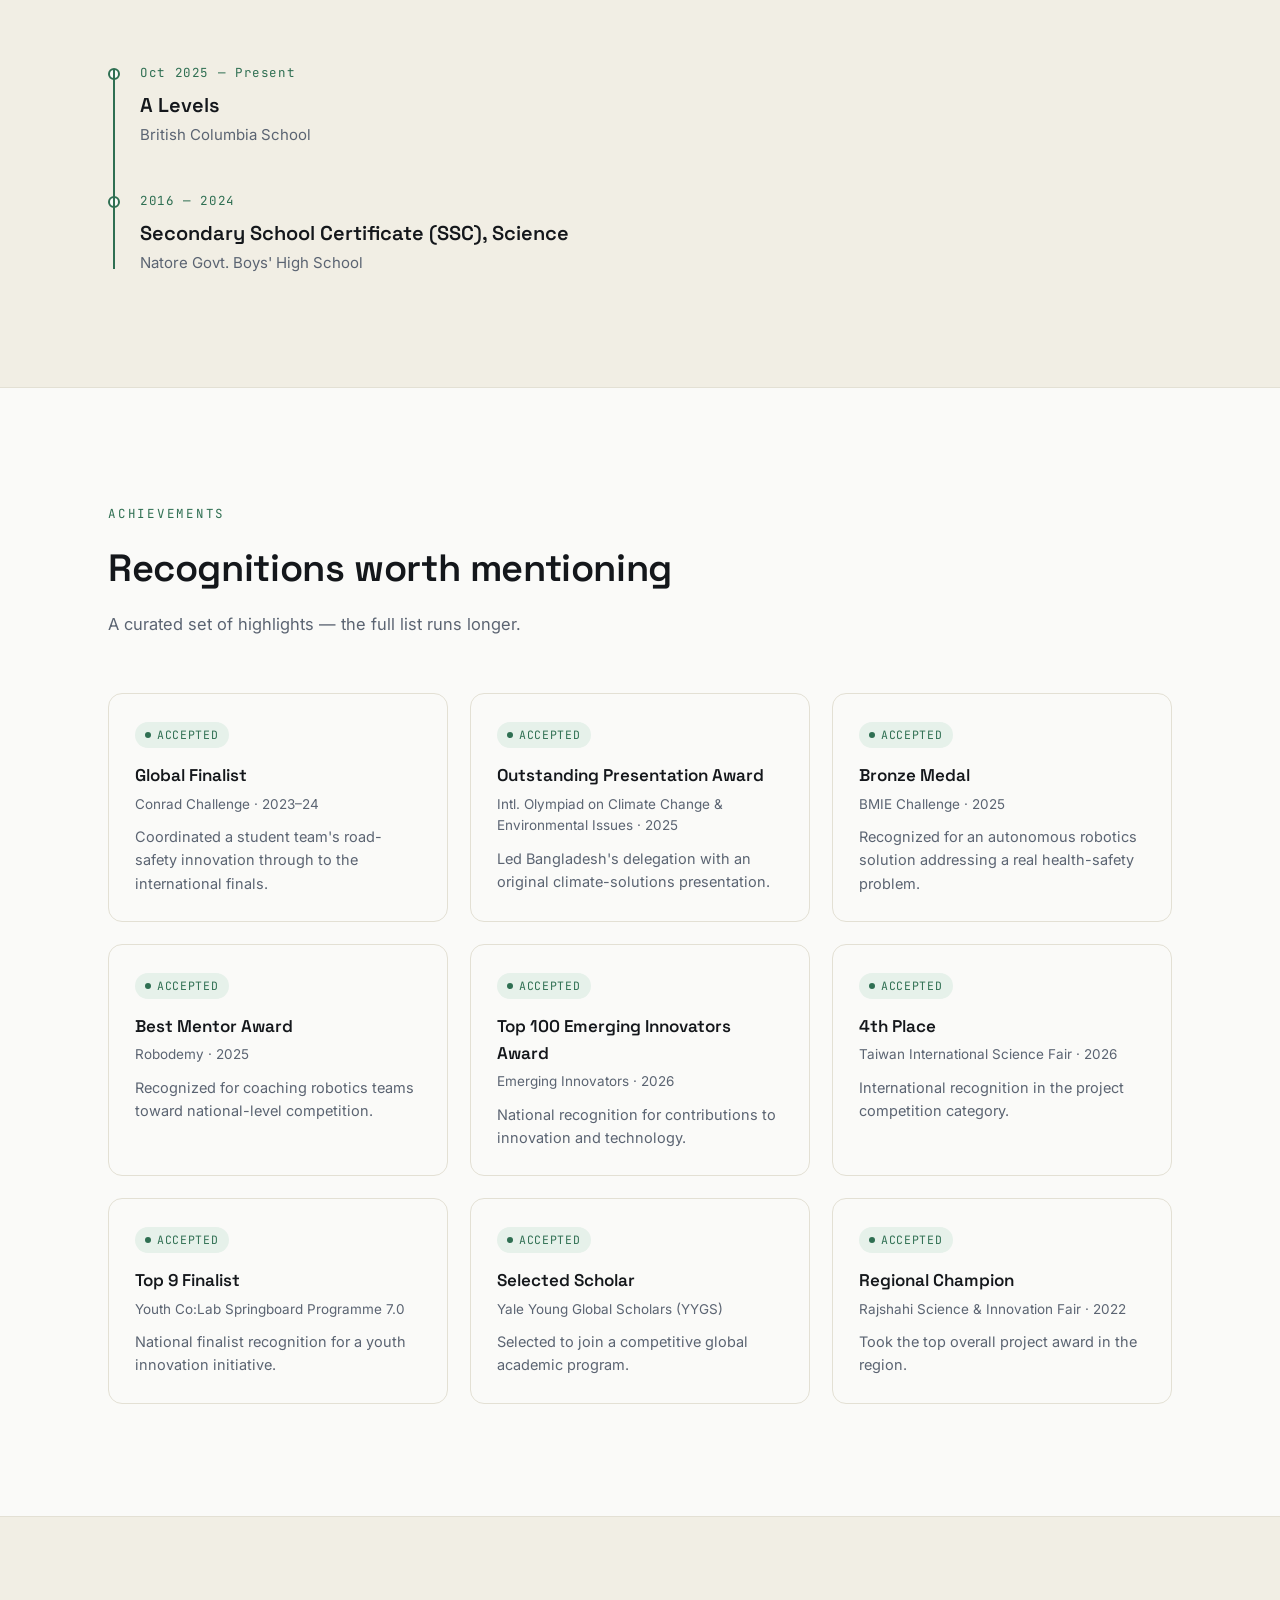
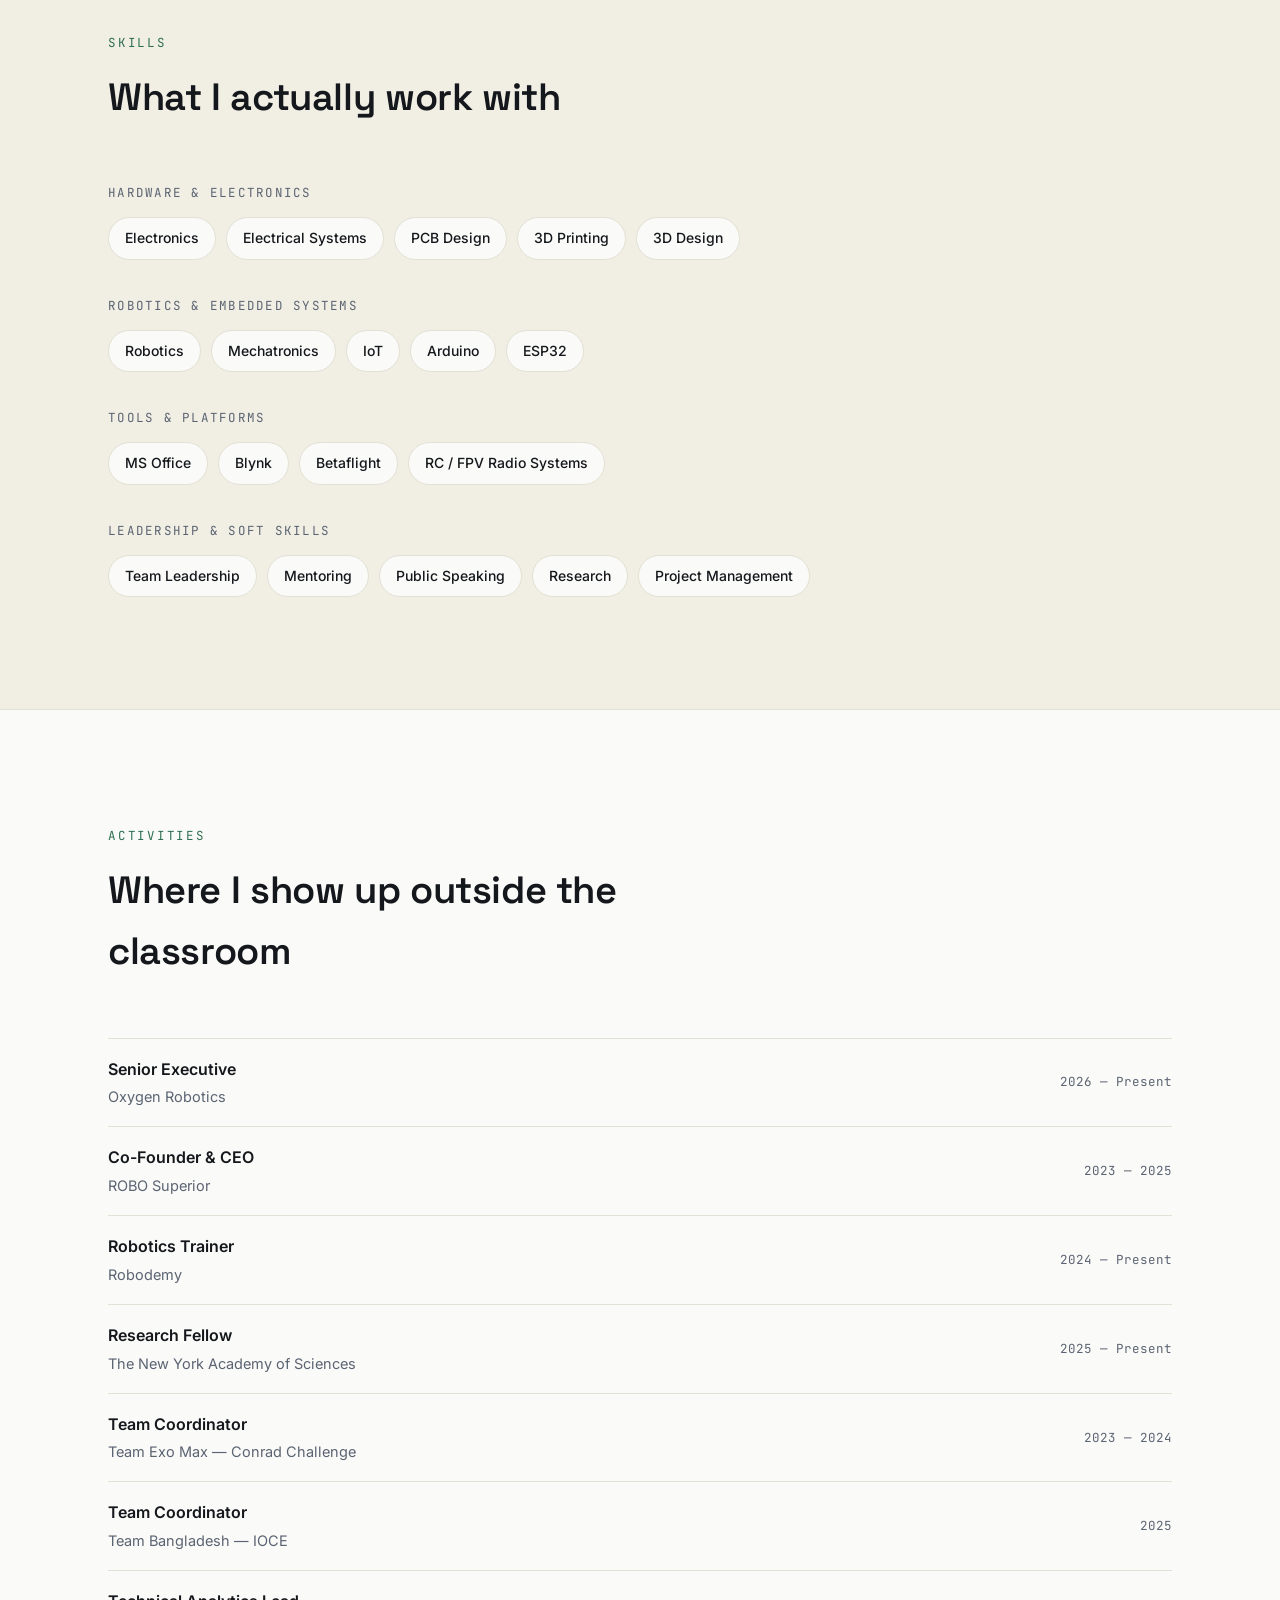
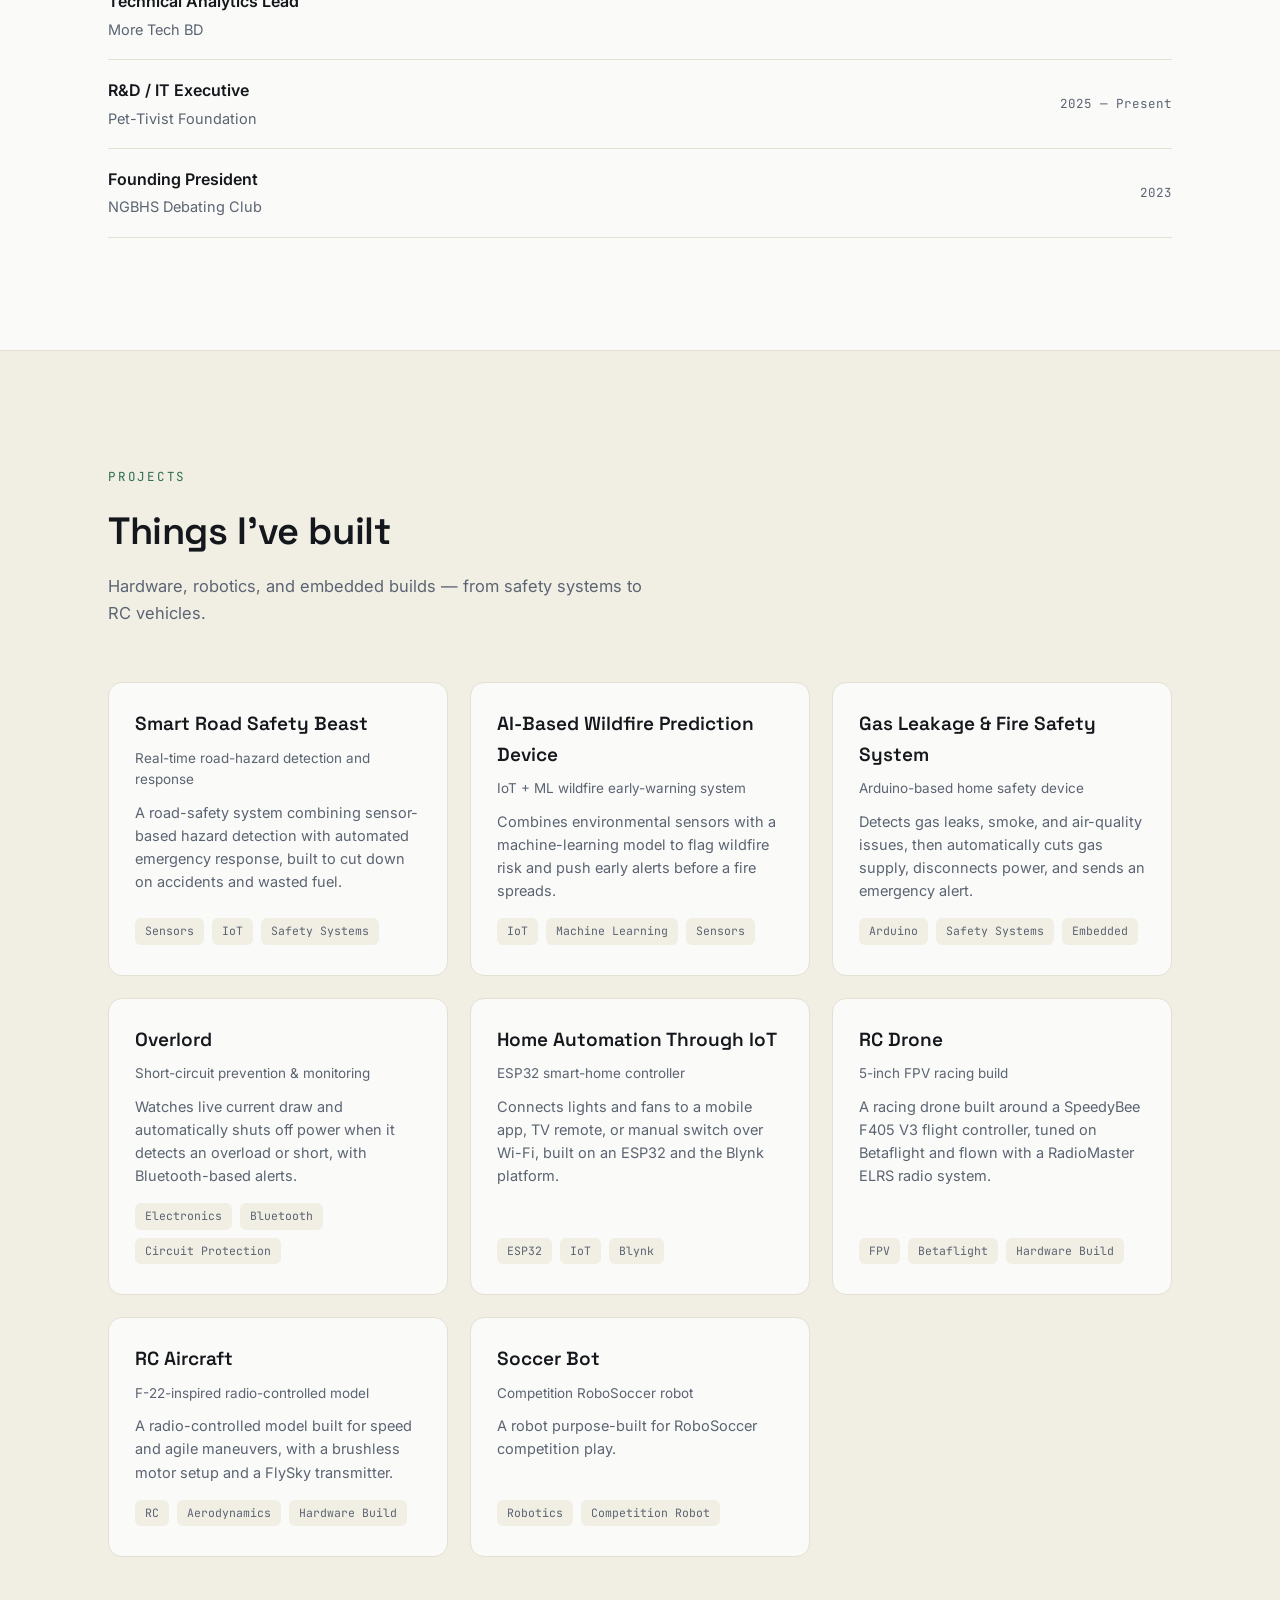
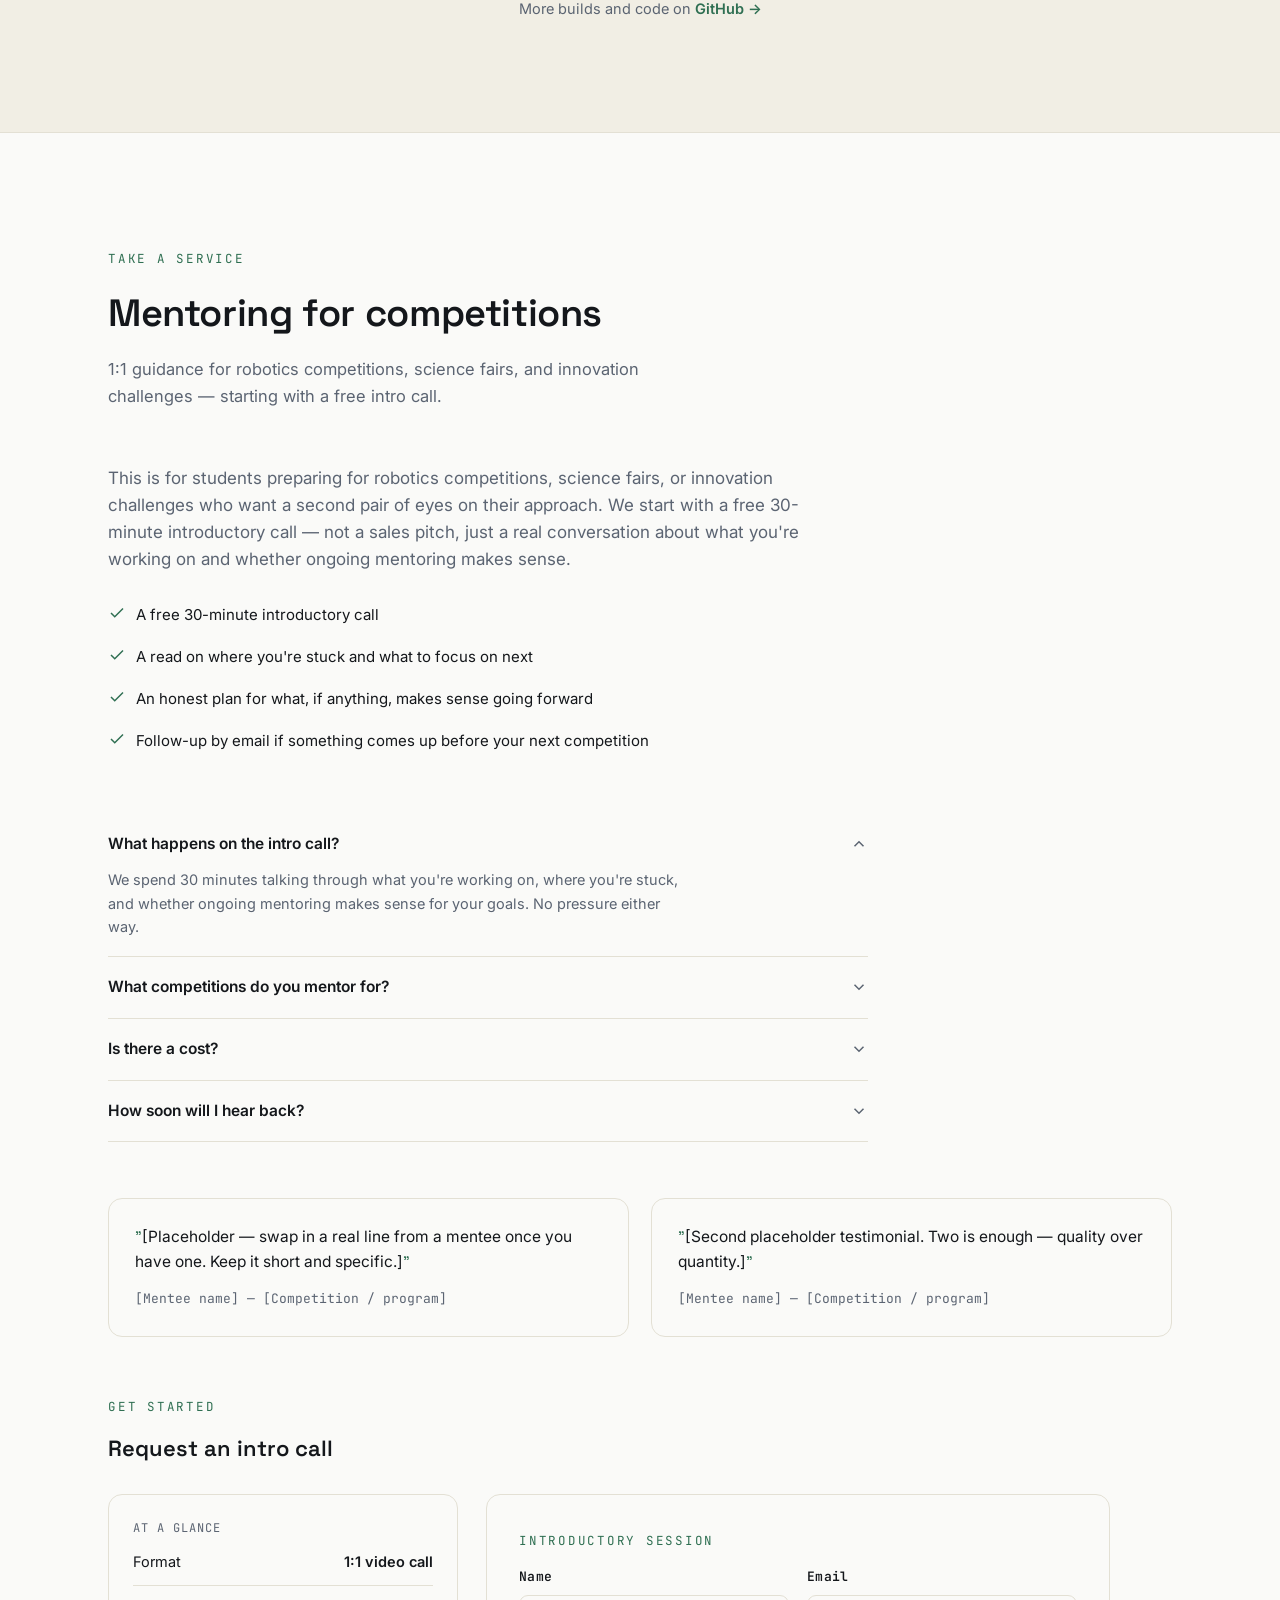
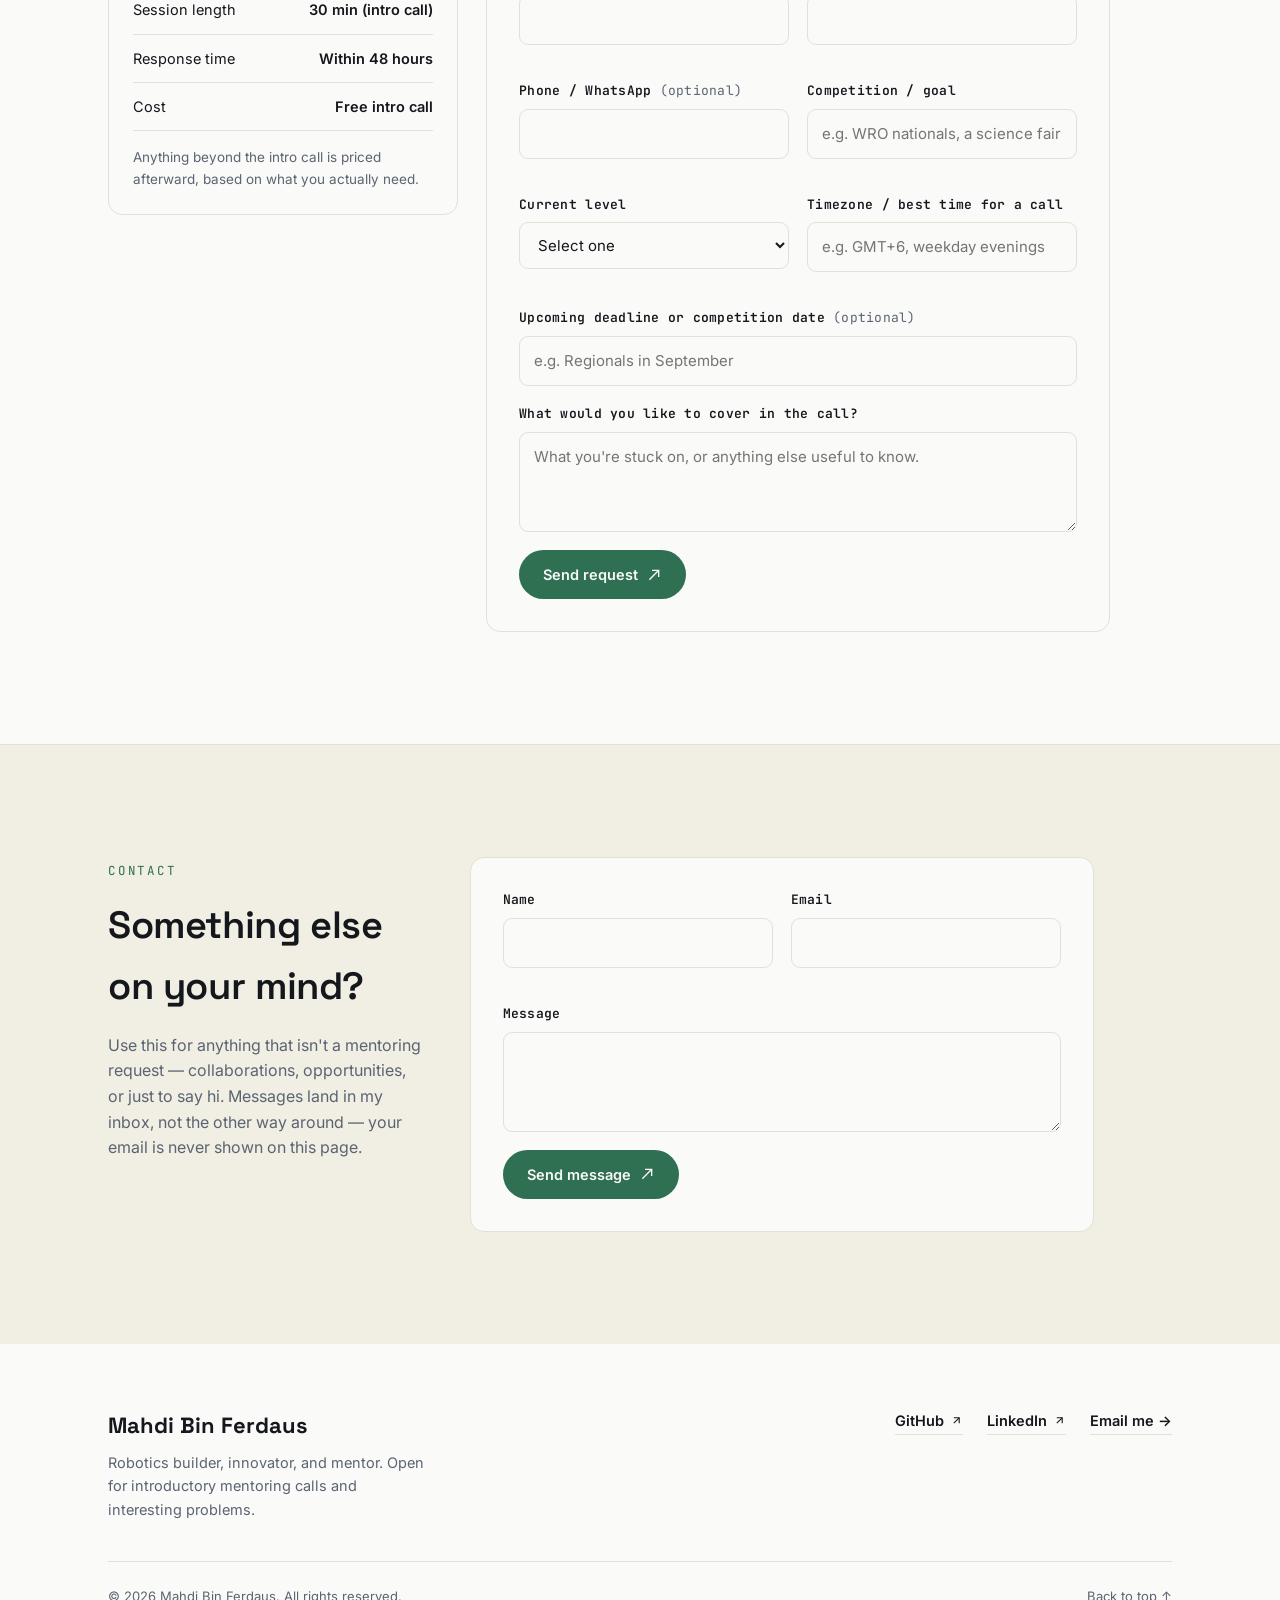
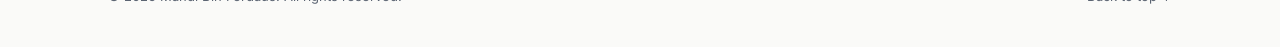
<file: web.html>
<!DOCTYPE html>
<html lang="en">
<head>
<script>
  if (!window.matchMedia('(prefers-reduced-motion: reduce)').matches) {
    document.documentElement.classList.add('js-anim');
  }
</script>
<meta charset="UTF-8">
<meta name="viewport" content="width=device-width, initial-scale=1.0">
<title>Mahdi Bin Ferdaus — Robotics Builder, Innovator &amp; Mentor</title>
<meta name="description" content="Portfolio of Mahdi Bin Ferdaus — robotics and embedded-systems builder, STEM competitor, and mentor. Explore projects, achievements, and request a free introductory mentoring call.">

<!-- Open Graph -->
<meta property="og:type" content="website">
<meta property="og:title" content="Mahdi Bin Ferdaus — Robotics Builder, Innovator & Mentor">
<meta property="og:description" content="Robotics and embedded-systems builder, STEM competitor, and mentor. Projects, achievements, and mentoring for competitions.">
<meta property="og:url" content="https://mahdibinferdaus.com">

<!-- Structured data -->
<script type="application/ld+json">
{
  "@context": "https://schema.org",
  "@type": "Person",
  "name": "Mahdi Bin Ferdaus",
  "url": "https://mahdibinferdaus.com",
  "jobTitle": "Robotics Builder & Mentor",
  "sameAs": ["https://www.linkedin.com/in/mahdibinferdaus/", "https://github.com/mahdibinferdaus"]
}
</script>

<link rel="icon" href="data:image/svg+xml,%3Csvg xmlns='http://www.w3.org/2000/svg' viewBox='0 0 64 64'%3E%3Crect width='64' height='64' rx='14' fill='%232F6F52'/%3E%3Ctext x='32' y='42' font-family='Arial,Helvetica,sans-serif' font-weight='700' font-size='26' fill='%23FAFAF8' text-anchor='middle'%3EMF%3C/text%3E%3C/svg%3E">

<link rel="preconnect" href="https://fonts.googleapis.com">
<link rel="preconnect" href="https://fonts.gstatic.com" crossorigin>
<link href="https://fonts.googleapis.com/css2?family=Space+Grotesk:wght@500;600;700&family=Inter:wght@400;500;600&family=JetBrains+Mono:wght@400;500&display=swap" rel="stylesheet">

<style>
  /* ---------- Tokens ---------- */
  :root{
    --paper:#FAFAF8;
    --paper-dim:#F1EEE4;
    --ink:#14171B;
    --slate:#5B6472;
    --line:#E3E0D4;
    --signal:#2F6F52;
    --signal-dim:#E6F1EA;
    --signal-ink:#FAFAF8;
    --font-display:'Space Grotesk', system-ui, sans-serif;
    --font-body:'Inter', system-ui, sans-serif;
    --font-mono:'JetBrains Mono', 'Courier New', monospace;
    --maxw:1120px;
    --nav-h:76px;
    --radius:14px;
    --shadow:0 10px 30px -12px rgba(20,23,27,0.18);
  }

  /* ---------- Reset ---------- */
  *,*::before,*::after{box-sizing:border-box;}
  html{scroll-behavior:smooth;}
  body{margin:0;background:var(--paper);color:var(--ink);font-family:var(--font-body);font-size:16px;line-height:1.6;-webkit-font-smoothing:antialiased;}
  h1,h2,h3,p,ul,figure{margin:0;}
  ul{padding:0;list-style:none;}
  a{color:inherit;text-decoration:none;}
  button{font:inherit;color:inherit;background:none;border:none;cursor:pointer;}
  img{max-width:100%;display:block;}
  section{scroll-margin-top:calc(var(--nav-h) + 12px);}

  /* ---------- Layout helpers ---------- */
  .wrap{max-width:var(--maxw);margin:0 auto;padding:0 28px;}
  .section{padding:112px 0;border-top:1px solid var(--line);}
  .section--alt{background:var(--paper-dim);}
  .section__head{margin-bottom:56px;max-width:640px;}
  .eyebrow{display:inline-block;font-family:var(--font-mono);font-size:12.5px;letter-spacing:0.14em;text-transform:uppercase;color:var(--signal);margin-bottom:14px;}
  .section__title{font-family:var(--font-display);font-weight:600;font-size:clamp(28px,4vw,38px);letter-spacing:-0.01em;}
  .section__sub{color:var(--slate);margin-top:12px;font-size:16.5px;max-width:56ch;}
  .subhead{font-family:var(--font-display);font-weight:600;font-size:22px;margin-bottom:4px;}

  /* ---------- Reveal animation ---------- */
  .js-anim [data-reveal]{opacity:0;transform:translateY(18px);transition:opacity .7s cubic-bezier(.2,.7,.2,1), transform .7s cubic-bezier(.2,.7,.2,1);}
  .js-anim [data-reveal].is-visible{opacity:1;transform:none;}
  .d1{transition-delay:.05s !important;} .d2{transition-delay:.13s !important;}
  .d3{transition-delay:.21s !important;} .d4{transition-delay:.29s !important;}
  .d5{transition-delay:.37s !important;}

  /* ---------- Buttons ---------- */
  .btn{display:inline-flex;align-items:center;gap:8px;padding:13px 24px;border-radius:999px;font-weight:600;font-size:14.5px;transition:transform .25s ease, box-shadow .25s ease, background .25s ease, color .25s ease;white-space:nowrap;}
  .btn--primary{background:var(--signal);color:var(--signal-ink);}
  .btn--primary:hover{transform:translateY(-2px);box-shadow:var(--shadow);}
  .btn--ghost{background:transparent;color:var(--ink);border:1px solid var(--line);}
  .btn--ghost:hover{border-color:var(--signal);color:var(--signal);transform:translateY(-2px);}
  .btn svg{width:16px;height:16px;transition:transform .25s ease;}
  .btn:hover svg{transform:translate(3px,-3px);}

  /* ---------- Nav ---------- */
  .nav{position:fixed;top:0;left:0;right:0;height:var(--nav-h);display:flex;align-items:center;z-index:100;transition:background .35s ease, box-shadow .35s ease, backdrop-filter .35s ease;}
  .nav .wrap{display:flex;align-items:center;justify-content:space-between;width:100%;}
  .nav--scrolled{background:rgba(250,250,248,0.82);backdrop-filter:blur(10px);box-shadow:0 1px 0 var(--line);}
  .nav__brand{font-family:var(--font-display);font-weight:700;font-size:19px;letter-spacing:-0.02em;}
  .nav__brand span{color:var(--signal);}
  .nav__links{display:flex;align-items:center;gap:30px;}
  .nav__link{font-size:14.5px;font-weight:500;color:var(--slate);position:relative;padding:4px 0;transition:color .25s ease;}
  .nav__link::after{content:'';position:absolute;left:0;bottom:-3px;width:0;height:1.5px;background:var(--signal);transition:width .25s ease;}
  .nav__link:hover,.nav__link.is-active{color:var(--ink);}
  .nav__link.is-active::after{width:100%;}
  .nav__cta{display:flex;align-items:center;gap:14px;}
  .nav__resume{font-size:14px;font-weight:600;color:var(--ink);border-bottom:1px solid var(--line);padding-bottom:2px;}
  .nav__toggle{display:none;padding:8px;}
  .nav__toggle svg{width:22px;height:22px;}

  @media (max-width:860px){
    .nav__links{position:fixed;top:var(--nav-h);left:0;right:0;background:var(--paper);flex-direction:column;align-items:flex-start;gap:0;padding:8px 28px 20px;border-bottom:1px solid var(--line);transform:translateY(-8px);opacity:0;pointer-events:none;transition:opacity .25s ease, transform .25s ease;}
    .nav__links.is-open{opacity:1;transform:none;pointer-events:auto;}
    .nav__links .nav__link{padding:12px 0;width:100%;border-bottom:1px solid var(--line);}
    .nav__resume{display:none;}
    .nav__toggle{display:block;}
  }

  /* ---------- Hero ---------- */
  .hero{padding:calc(var(--nav-h) + 92px) 0 96px;position:relative;overflow:hidden;}
  .hero__grid{display:grid;grid-template-columns:1.15fr 0.85fr;gap:56px;align-items:center;}
  .hero__title{font-family:var(--font-display);font-weight:700;font-size:clamp(40px,6vw,64px);line-height:1.05;letter-spacing:-0.02em;margin:18px 0 22px;}
  .hero__bio{color:var(--slate);font-size:18px;max-width:52ch;margin-bottom:34px;}
  .hero__actions{display:flex;gap:14px;flex-wrap:wrap;}

  .status-card{background:var(--ink);border-radius:var(--radius);padding:22px 22px 26px;color:#E9ECEF;box-shadow:var(--shadow);}
  .status-card__bar{display:flex;gap:6px;margin-bottom:16px;}
  .status-card__bar span{width:9px;height:9px;border-radius:50%;background:#3B4048;}
  .status-card__body{font-family:var(--font-mono);font-size:14px;line-height:2;}
  .status-card .prompt{color:#6FE3A6;margin-right:8px;}
  .status-card .verdict{color:#6FE3A6;font-weight:600;}
  .status-card__cursor{display:inline-block;width:7px;height:14px;background:#6FE3A6;margin-left:4px;vertical-align:middle;}
  .js-anim .status-card__cursor{animation:blink 1s steps(1) infinite;}
  @keyframes blink{50%{opacity:0;}}

  /* ---------- Highlights strip ---------- */
  .stats{border-top:1px solid var(--line);border-bottom:1px solid var(--line);background:var(--paper-dim);}
  .stats__grid{display:grid;grid-template-columns:repeat(4,1fr);}
  .stat{padding:40px 20px;text-align:center;border-left:1px solid var(--line);}
  .stat:first-child{border-left:none;}
  .stat__value{font-family:var(--font-display);font-weight:700;font-size:clamp(30px,4vw,42px);color:var(--signal);}
  .stat__label{font-family:var(--font-mono);font-size:12px;letter-spacing:.08em;text-transform:uppercase;color:var(--slate);margin-top:6px;}
  @media (max-width:700px){.stats__grid{grid-template-columns:repeat(2,1fr);} .stat:nth-child(3){border-left:none;}}

  /* ---------- About ---------- */
  .about-layout{display:grid;grid-template-columns:0.55fr 1.45fr;gap:52px;align-items:center;}
  .about-photo{position:relative;aspect-ratio:4/5;border-radius:var(--radius);overflow:hidden;background:var(--signal-dim);border:1px solid var(--line);}
  .about-photo img{width:100%;height:100%;object-fit:cover;position:relative;z-index:1;}
  .about-photo__fallback{position:absolute;inset:0;display:flex;align-items:center;justify-content:center;font-family:var(--font-display);font-weight:700;font-size:56px;color:var(--signal);}
  .about__text{font-size:18px;color:var(--slate);max-width:64ch;}
  .about__text strong{color:var(--ink);font-weight:600;}
  .about__linkedin{display:inline-flex;align-items:center;gap:6px;margin-top:18px;font-weight:600;font-size:14.5px;color:var(--signal);}
  .about__linkedin svg{width:14px;height:14px;}
  @media (max-width:760px){.about-layout{grid-template-columns:1fr;} .about-photo{max-width:240px;margin:0 auto;}}

  /* ---------- Education timeline ---------- */
  .timeline{position:relative;padding-left:32px;}
  .timeline::before{content:'';position:absolute;left:5px;top:6px;bottom:6px;width:2px;background:var(--line);}
  .timeline::after{content:'';position:absolute;left:5px;top:6px;width:2px;height:0;background:var(--signal);transition:height 1.1s cubic-bezier(.2,.7,.2,1);}
  .timeline.is-drawn::after{height:calc(100% - 12px);}
  .timeline__item{position:relative;padding-bottom:44px;}
  .timeline__item:last-child{padding-bottom:0;}
  .timeline__dot{position:absolute;left:-32px;top:5px;width:12px;height:12px;border-radius:50%;background:var(--paper);border:2px solid var(--signal);}
  .timeline__period{font-family:var(--font-mono);font-size:12.5px;color:var(--signal);letter-spacing:.05em;}
  .timeline__degree{font-family:var(--font-display);font-weight:600;font-size:20px;margin:6px 0 2px;}
  .timeline__inst{color:var(--slate);font-size:15px;}
  .timeline__detail{margin-top:8px;color:var(--slate);font-size:15px;}

  /* ---------- Cards grid (achievements/projects) ---------- */
  .grid{display:grid;gap:22px;}
  .grid--3{grid-template-columns:repeat(3,1fr);}
  .grid--2{grid-template-columns:repeat(2,1fr);}
  @media (max-width:860px){.grid--3{grid-template-columns:repeat(2,1fr);} }
  @media (max-width:640px){.grid--3,.grid--2{grid-template-columns:1fr;}}

  .card{background:var(--paper);border:1px solid var(--line);border-radius:var(--radius);padding:26px;transition:transform .3s ease, box-shadow .3s ease, border-color .3s ease;}
  .card:hover{transform:translateY(-4px);box-shadow:var(--shadow);border-color:transparent;}
  .card__img{width:100%;height:140px;object-fit:cover;border-radius:9px;margin-bottom:16px;}

  .verdict-badge{display:inline-flex;align-items:center;gap:6px;font-family:var(--font-mono);font-size:11.5px;letter-spacing:.06em;text-transform:uppercase;color:var(--signal);background:var(--signal-dim);padding:4px 10px;border-radius:999px;margin-bottom:14px;}
  .verdict-badge::before{content:'';width:6px;height:6px;border-radius:50%;background:var(--signal);}
  .card__title{font-family:var(--font-display);font-weight:600;font-size:17px;margin-bottom:4px;}
  .card__meta{font-size:13.5px;color:var(--slate);margin-bottom:10px;}
  .card__desc{font-size:14.5px;color:var(--slate);}

  /* ---------- Skills ---------- */
  .skill-group{margin-bottom:36px;}
  .skill-group:last-child{margin-bottom:0;}
  .skill-group__title{font-family:var(--font-mono);font-size:12.5px;letter-spacing:.1em;text-transform:uppercase;color:var(--slate);margin-bottom:14px;}
  .pills{display:flex;flex-wrap:wrap;gap:10px;}
  .pill{font-size:14px;font-weight:500;padding:9px 16px;border-radius:999px;border:1px solid var(--line);background:var(--paper);transition:transform .25s ease, border-color .25s ease, background .25s ease, color .25s ease;}
  .pill:hover{transform:translateY(-2px);border-color:var(--signal);color:var(--signal);background:var(--signal-dim);}

  /* ---------- Activities ---------- */
  .activity-list{display:flex;flex-direction:column;}
  .activity{display:flex;justify-content:space-between;align-items:center;gap:20px;padding:18px 0;border-bottom:1px solid var(--line);}
  .activity:first-child{border-top:1px solid var(--line);}
  .activity__main{display:flex;align-items:center;gap:16px;}
  .activity__img{width:46px;height:46px;border-radius:10px;object-fit:cover;flex-shrink:0;}
  .activity__role{font-weight:600;font-size:16px;}
  .activity__org{color:var(--slate);font-size:14.5px;margin-top:3px;}
  .activity__period{font-family:var(--font-mono);font-size:12.5px;color:var(--slate);white-space:nowrap;}
  @media (max-width:600px){.activity{flex-direction:column;align-items:flex-start;gap:10px;}}

  /* ---------- Projects ---------- */
  .project-card{display:flex;flex-direction:column;height:100%;}
  .project-card__pitch{font-family:var(--font-display);font-weight:600;font-size:19px;margin-bottom:8px;}
  .project-card__desc{color:var(--slate);font-size:14.5px;flex-grow:1;margin-bottom:16px;}
  .tag-row{display:flex;flex-wrap:wrap;gap:8px;margin-bottom:4px;}
  .tag{font-family:var(--font-mono);font-size:11.5px;color:var(--slate);background:var(--paper-dim);padding:4px 10px;border-radius:6px;}
  .project-card__links{display:flex;gap:18px;margin-top:16px;}
  .project-card__links a{display:inline-flex;align-items:center;gap:5px;font-size:13.5px;font-weight:600;color:var(--signal);}
  .project-card__links svg{width:13px;height:13px;}
  .projects-more{text-align:center;margin-top:40px;font-size:14.5px;color:var(--slate);}
  .projects-more a{font-weight:600;color:var(--signal);}

  /* ---------- Mentoring ---------- */
  .mentor-intro{max-width:72ch;margin-bottom:52px;}
  .mentor-intro__text{font-size:17px;color:var(--slate);}
  .mentor-includes{list-style:none;margin-top:20px;}
  .mentor-includes li{display:flex;gap:10px;padding:9px 0;font-size:15px;color:var(--ink);}
  .mentor-includes svg{width:18px;height:18px;color:var(--signal);flex-shrink:0;margin-top:1px;}

  .testimonials{display:grid;grid-template-columns:repeat(2,1fr);gap:22px;margin-bottom:56px;}
  @media (max-width:700px){.testimonials{grid-template-columns:1fr;}}
  .testimonial{background:var(--paper);border:1px solid var(--line);border-radius:var(--radius);padding:26px;}
  .testimonial__quote{font-size:15.5px;color:var(--ink);}
  .testimonial__quote::before{content:'"';color:var(--signal);font-family:var(--font-display);}
  .testimonial__quote::after{content:'"';color:var(--signal);font-family:var(--font-display);}
  .testimonial__meta{margin-top:14px;font-size:13px;color:var(--slate);font-family:var(--font-mono);}

  .faq{max-width:760px;margin-bottom:56px;}
  .faq details{border-bottom:1px solid var(--line);padding:18px 0;}
  .faq summary{cursor:pointer;font-weight:600;font-size:15.5px;list-style:none;display:flex;justify-content:space-between;align-items:center;gap:16px;}
  .faq summary::-webkit-details-marker{display:none;}
  .faq summary svg{width:18px;height:18px;color:var(--slate);transition:transform .3s ease;flex-shrink:0;}
  .faq details[open] summary svg{transform:rotate(180deg);}
  .faq__answer{color:var(--slate);font-size:14.5px;margin-top:12px;max-width:64ch;}

  .mentor-action{display:grid;grid-template-columns:0.85fr 1.15fr;gap:28px;align-items:start;}
  @media (max-width:860px){.mentor-action{grid-template-columns:1fr;}}
  .mentor-side{background:var(--paper);border:1px solid var(--line);border-radius:var(--radius);padding:24px;height:fit-content;}
  .mentor-side__label{font-family:var(--font-mono);font-size:12px;letter-spacing:.08em;text-transform:uppercase;color:var(--slate);}
  .mentor-side__row{display:flex;justify-content:space-between;padding:12px 0;border-bottom:1px solid var(--line);font-size:14.5px;gap:12px;}
  .mentor-side__row:last-child{border-bottom:none;}
  .mentor-side__row strong{font-weight:600;text-align:right;}
  .mentor-side__note{margin-top:16px;font-size:13.5px;color:var(--slate);}

  /* ---------- Forms ---------- */
  .form-card{background:var(--paper);border:1px solid var(--line);border-radius:var(--radius);padding:32px;}
  .form__row{display:grid;grid-template-columns:1fr 1fr;gap:18px;margin-bottom:18px;}
  @media (max-width:560px){.form__row{grid-template-columns:1fr;}}
  .field{display:flex;flex-direction:column;gap:7px;margin-bottom:18px;}
  .field label{font-size:13px;font-weight:600;font-family:var(--font-mono);letter-spacing:.02em;}
  .field label em{color:var(--slate);font-style:normal;font-weight:400;}
  .field input,.field select,.field textarea{font:inherit;font-size:15px;padding:12px 14px;border-radius:9px;border:1px solid var(--line);background:var(--paper);color:var(--ink);transition:border-color .25s ease, box-shadow .25s ease;}
  .field input:focus,.field select:focus,.field textarea:focus{outline:none;border-color:var(--signal);box-shadow:0 0 0 3px var(--signal-dim);}
  .field textarea{resize:vertical;min-height:100px;}
  .hp-field{position:absolute;left:-9999px;opacity:0;}
  .form__submit{display:flex;align-items:center;gap:16px;margin-top:6px;flex-wrap:wrap;}
  .form__status{font-size:14px;font-weight:500;}
  .form__status[data-state="success"]{color:var(--signal);}
  .form__status[data-state="error"]{color:#B3452F;}
  .btn[disabled]{opacity:.6;cursor:default;}
  .btn[disabled]:hover{transform:none;box-shadow:none;}

  /* ---------- Contact ---------- */
  .contact-layout{display:grid;grid-template-columns:0.8fr 1.2fr;gap:48px;align-items:start;}
  @media (max-width:860px){.contact-layout{grid-template-columns:1fr;}}
  .contact-note{font-size:16px;color:var(--slate);max-width:44ch;}

  /* ---------- Footer ---------- */
  .footer{padding:64px 0 40px;}
  .footer__top{display:flex;justify-content:space-between;align-items:flex-start;flex-wrap:wrap;gap:32px;padding-bottom:40px;border-bottom:1px solid var(--line);}
  .footer__brand{font-family:var(--font-display);font-weight:700;font-size:22px;}
  .footer__tag{color:var(--slate);font-size:14.5px;margin-top:8px;max-width:36ch;}
  .footer__links{display:flex;gap:24px;flex-wrap:wrap;}
  .footer__links a{font-size:14.5px;font-weight:600;display:inline-flex;align-items:center;gap:6px;color:var(--ink);border-bottom:1px solid var(--line);padding-bottom:2px;transition:color .25s ease,border-color .25s ease;}
  .footer__links a:hover{color:var(--signal);border-color:var(--signal);}
  .footer__links svg{width:13px;height:13px;}
  .footer__bottom{display:flex;justify-content:space-between;flex-wrap:wrap;gap:12px;padding-top:24px;font-size:13px;color:var(--slate);}

  /* ---------- Back to top ---------- */
  .to-top{position:fixed;right:24px;bottom:24px;width:46px;height:46px;border-radius:50%;background:var(--ink);color:var(--paper);display:flex;align-items:center;justify-content:center;opacity:0;transform:translateY(10px);pointer-events:none;transition:opacity .3s ease, transform .3s ease;z-index:90;}
  .to-top.is-visible{opacity:1;transform:none;pointer-events:auto;}
  .to-top svg{width:18px;height:18px;}

  @media (max-width:860px){
    .hero__grid{grid-template-columns:1fr;}
    .status-card{margin-top:12px;}
  }
  @media (max-width:600px){
    .section{padding:76px 0;}
    .wrap{padding:0 20px;}
  }
</style>
</head>
<body>

<nav class="nav" id="nav">
  <div class="wrap">
    <a href="#top" class="nav__brand">MB<span>F</span></a>
    <ul class="nav__links" id="navLinks">
      <li><a class="nav__link" data-nav href="#about">About</a></li>
      <li><a class="nav__link" data-nav href="#education">Education</a></li>
      <li><a class="nav__link" data-nav href="#skills">Skills</a></li>
      <li><a class="nav__link" data-nav href="#projects">Projects</a></li>
      <li><a class="nav__link" data-nav href="#mentoring">Mentoring</a></li>
      <li><a class="nav__link" data-nav href="#contact">Contact</a></li>
    </ul>
    <div class="nav__cta">
      <a class="nav__resume" href="resume.pdf" download>Resume</a>
      <a class="btn btn--primary" href="#mentoring-action" style="padding:10px 20px;">Request intro call</a>
      <button class="nav__toggle" id="navToggle" aria-label="Toggle menu" aria-expanded="false">
        <svg id="iconMenu" viewBox="0 0 24 24" fill="none" stroke="currentColor" stroke-width="2"><line x1="3" y1="6" x2="21" y2="6"/><line x1="3" y1="12" x2="21" y2="12"/><line x1="3" y1="18" x2="21" y2="18"/></svg>
      </button>
    </div>
  </div>
</nav>

<main id="top">

  <!-- HERO -->
  <header class="hero">
    <div class="wrap hero__grid">
      <div>
        <p class="eyebrow" data-reveal>Robotics &amp; Embedded Systems · Builder · Mentor</p>
        <h1 class="hero__title d1" data-reveal>Mahdi Bin<br>Ferdaus</h1>
        <p class="hero__bio" data-reveal>
          I design and build robotics and embedded systems — from autonomous safety devices to
          competition robots — and help other students do the same through mentoring.
        </p>
        <div class="hero__actions" data-reveal>
          <a href="#mentoring-action" class="btn btn--primary">Request intro call
            <svg viewBox="0 0 24 24" fill="none" stroke="currentColor" stroke-width="2"><line x1="5" y1="19" x2="19" y2="5"/><polyline points="9 5 19 5 19 15"/></svg>
          </a>
          <a href="#projects" class="btn btn--ghost">View projects</a>
        </div>
      </div>
      <div data-reveal>
        <div class="status-card">
          <div class="status-card__bar"><span></span><span></span><span></span></div>
          <div class="status-card__body">
            <p><span class="prompt">$</span>status --check</p>
            <p>&gt; <span class="verdict">Accepted</span></p>
            <p>Open for intro calls<span class="status-card__cursor"></span></p>
          </div>
        </div>
      </div>
    </div>
  </header>

  <!-- STATS -->
  <section class="stats" aria-label="Highlights">
    <div class="wrap stats__grid" id="statsGrid"></div>
  </section>

  <!-- ABOUT -->
  <section class="section" id="about">
    <div class="wrap about-layout">
      <div class="about-photo" data-reveal>
        <img id="aboutPhoto" src="images/mahdi.jpg" alt="Mahdi Bin Ferdaus" onerror="this.style.display='none';">
        <div class="about-photo__fallback">MF</div>
      </div>
      <div data-reveal>
        <p class="eyebrow">About</p>
        <h2 class="section__title">A short, honest version of my story.</h2>
        <p class="about__text" style="margin-top:18px;">
          I'm a robotics and embedded-systems builder based in Dhaka, currently completing A Levels
          at British Columbia School. My work sits at the intersection of hardware and problem-solving —
          I've built everything from autonomous safety systems to competition robots and RC vehicles,
          usually as part of a team I'm coordinating or founding. Outside of building, I train and
          mentor students in robotics
        </p>
        <a class="about__linkedin" href="https://www.linkedin.com/in/mahdibinferdaus/" target="_blank" rel="noopener">
          See the full experience on LinkedIn
          <svg viewBox="0 0 24 24" fill="none" stroke="currentColor" stroke-width="2"><line x1="7" y1="17" x2="17" y2="7"/><polyline points="7 7 17 7 17 17"/></svg>
        </a>
      </div>
    </div>
  </section>

  <!-- EDUCATION -->
  <section class="section section--alt" id="education">
    <div class="wrap">
      <div class="section__head" data-reveal>
        <p class="eyebrow">Education</p>
        <h2 class="section__title">Academic background</h2>
      </div>
      <div class="timeline" id="timeline" data-reveal></div>
    </div>
  </section>

  <!-- ACHIEVEMENTS -->
  <section class="section" id="achievements">
    <div class="wrap">
      <div class="section__head" data-reveal>
        <p class="eyebrow">Achievements</p>
        <h2 class="section__title">Recognitions worth mentioning</h2>
        <p class="section__sub">A curated set of highlights — the full list runs longer.</p>
      </div>
      <div class="grid grid--3" id="achievementsGrid"></div>
    </div>
  </section>

  <!-- SKILLS -->
  <section class="section section--alt" id="skills">
    <div class="wrap">
      <div class="section__head" data-reveal>
        <p class="eyebrow">Skills</p>
        <h2 class="section__title">What I actually work with</h2>
      </div>
      <div id="skillsWrap" data-reveal></div>
    </div>
  </section>

  <!-- ACTIVITIES -->
  <section class="section" id="activities">
    <div class="wrap">
      <div class="section__head" data-reveal>
        <p class="eyebrow">Activities</p>
        <h2 class="section__title">Where I show up outside the classroom</h2>
      </div>
      <div class="activity-list" id="activitiesList" data-reveal></div>
    </div>
  </section>

  <!-- PROJECTS -->
  <section class="section section--alt" id="projects">
    <div class="wrap">
      <div class="section__head" data-reveal>
        <p class="eyebrow">Projects</p>
        <h2 class="section__title">Things I've built</h2>
        <p class="section__sub">Hardware, robotics, and embedded builds — from safety systems to RC vehicles.</p>
      </div>
      <div class="grid grid--3" id="projectsGrid"></div>
      <p class="projects-more" data-reveal>More builds and code on
        <a href="https://github.com/mahdibinferdaus" target="_blank" rel="noopener">GitHub →</a>
      </p>
    </div>
  </section>

  <!-- MENTORING -->
  <section class="section" id="mentoring">
    <div class="wrap">
      <div class="section__head" data-reveal>
        <p class="eyebrow">Take a service</p>
        <h2 class="section__title">Mentoring for competitions</h2>
        <p class="section__sub">1:1 guidance for robotics competitions, science fairs, and innovation challenges — starting with a free intro call.</p>
      </div>

      <div class="mentor-intro" data-reveal>
        <p class="mentor-intro__text">
          This is for students preparing for robotics competitions, science fairs, or innovation
          challenges who want a second pair of eyes on their approach. We start with a free
          30-minute introductory call — not a sales pitch, just a real conversation about what
          you're working on and whether ongoing mentoring makes sense.
        </p>
        <ul class="mentor-includes">
          <li><svg viewBox="0 0 24 24" fill="none" stroke="currentColor" stroke-width="2"><polyline points="20 6 9 17 4 12"/></svg>A free 30-minute introductory call</li>
          <li><svg viewBox="0 0 24 24" fill="none" stroke="currentColor" stroke-width="2"><polyline points="20 6 9 17 4 12"/></svg>A read on where you're stuck and what to focus on next</li>
          <li><svg viewBox="0 0 24 24" fill="none" stroke="currentColor" stroke-width="2"><polyline points="20 6 9 17 4 12"/></svg>An honest plan for what, if anything, makes sense going forward</li>
          <li><svg viewBox="0 0 24 24" fill="none" stroke="currentColor" stroke-width="2"><polyline points="20 6 9 17 4 12"/></svg>Follow-up by email if something comes up before your next competition</li>
        </ul>
      </div>

      <div class="faq" data-reveal>
        <details open>
          <summary>What happens on the intro call?<svg viewBox="0 0 24 24" fill="none" stroke="currentColor" stroke-width="2"><polyline points="6 9 12 15 18 9"/></svg></summary>
          <p class="faq__answer">We spend 30 minutes talking through what you're working on, where you're stuck, and whether ongoing mentoring makes sense for your goals. No pressure either way.</p>
        </details>
        <details>
          <summary>What competitions do you mentor for?<svg viewBox="0 0 24 24" fill="none" stroke="currentColor" stroke-width="2"><polyline points="6 9 12 15 18 9"/></svg></summary>
          <p class="faq__answer">Robotics competitions, science and innovation fairs, and similar STEM challenges — things like WRO, Conrad Challenge-style programs, and school or national science fairs.</p>
        </details>
        <details>
          <summary>Is there a cost?<svg viewBox="0 0 24 24" fill="none" stroke="currentColor" stroke-width="2"><polyline points="6 9 12 15 18 9"/></svg></summary>
          <p class="faq__answer">The introductory call is free. If we continue beyond that, pricing is worked out together based on what you actually need — there's no fixed rate.</p>
        </details>
        <details>
          <summary>How soon will I hear back?<svg viewBox="0 0 24 24" fill="none" stroke="currentColor" stroke-width="2"><polyline points="6 9 12 15 18 9"/></svg></summary>
          <p class="faq__answer">Within 48 hours. If you have a competition date coming up, mention it in the form and I'll try to prioritize.</p>
        </details>
      </div>

      <div class="testimonials">
        <div class="testimonial" data-reveal>
          <p class="testimonial__quote">[Placeholder — swap in a real line from a mentee once you have one. Keep it short and specific.]</p>
          <p class="testimonial__meta">[Mentee name] — [Competition / program]</p>
        </div>
        <div class="testimonial" data-reveal>
          <p class="testimonial__quote">[Second placeholder testimonial. Two is enough — quality over quantity.]</p>
          <p class="testimonial__meta">[Mentee name] — [Competition / program]</p>
        </div>
      </div>

      <div style="margin-bottom:28px;" data-reveal>
        <p class="eyebrow">Get started</p>
        <h3 class="subhead">Request an intro call</h3>
      </div>
      <div class="mentor-action" id="mentoring-action">
        <div class="mentor-side" data-reveal>
          <p class="mentor-side__label">At a glance</p>
          <div class="mentor-side__row"><span>Format</span><strong>1:1 video call</strong></div>
          <div class="mentor-side__row"><span>Session length</span><strong>30 min (intro call)</strong></div>
          <div class="mentor-side__row"><span>Response time</span><strong>Within 48 hours</strong></div>
          <div class="mentor-side__row"><span>Cost</span><strong>Free intro call</strong></div>
          <p class="mentor-side__note">Anything beyond the intro call is priced afterward, based on what you actually need.</p>
        </div>
        <div class="form-card" data-reveal>
          <p class="eyebrow" style="margin-bottom:16px;">Introductory session</p>
          <form id="mentoringForm">
            <input type="text" name="_gotcha" class="hp-field" tabindex="-1" autocomplete="off">
            <input type="hidden" name="_subject" value="New introductory session request from portfolio site">
            <div class="form__row">
              <div class="field">
                <label for="mName">Name</label>
                <input id="mName" name="name" type="text" required autocomplete="name">
              </div>
              <div class="field">
                <label for="mEmail">Email</label>
                <input id="mEmail" name="email" type="email" required autocomplete="email">
              </div>
            </div>
            <div class="form__row">
              <div class="field">
                <label for="mPhone">Phone / WhatsApp <em>(optional)</em></label>
                <input id="mPhone" name="phone" type="tel" autocomplete="tel">
              </div>
              <div class="field">
                <label for="mComp">Competition / goal</label>
                <input id="mComp" name="competition" type="text" placeholder="e.g. WRO nationals, a science fair project" required>
              </div>
            </div>
            <div class="form__row">
              <div class="field">
                <label for="mLevel">Current level</label>
                <select id="mLevel" name="level" required>
                  <option value="">Select one</option>
                  <option>Beginner</option>
                  <option>Intermediate</option>
                  <option>Advanced</option>
                </select>
              </div>
              <div class="field">
                <label for="mTime">Timezone / best time for a call</label>
                <input id="mTime" name="timezone" type="text" placeholder="e.g. GMT+6, weekday evenings" required>
              </div>
            </div>
            <div class="field">
              <label for="mDeadline">Upcoming deadline or competition date <em>(optional)</em></label>
              <input id="mDeadline" name="deadline" type="text" placeholder="e.g. Regionals in September">
            </div>
            <div class="field">
              <label for="mMsg">What would you like to cover in the call?</label>
              <textarea id="mMsg" name="message" required placeholder="What you're stuck on, or anything else useful to know."></textarea>
            </div>
            <div class="form__submit">
              <button class="btn btn--primary" type="submit">Send request
                <svg viewBox="0 0 24 24" fill="none" stroke="currentColor" stroke-width="2"><line x1="5" y1="19" x2="19" y2="5"/><polyline points="9 5 19 5 19 15"/></svg>
              </button>
              <span class="form__status" id="mentoringStatus"></span>
            </div>
          </form>
        </div>
      </div>
    </div>
  </section>

  <!-- CONTACT -->
  <section class="section section--alt" id="contact">
    <div class="wrap contact-layout">
      <div data-reveal>
        <p class="eyebrow">Contact</p>
        <h2 class="section__title">Something else on your mind?</h2>
        <p class="contact-note" style="margin-top:16px;">
          Use this for anything that isn't a mentoring request — collaborations, opportunities,
          or just to say hi. Messages land in my inbox, not the other way around — your email
          is never shown on this page.
        </p>
      </div>
      <div class="form-card" data-reveal>
        <form id="contactForm">
          <input type="text" name="_gotcha" class="hp-field" tabindex="-1" autocomplete="off">
          <input type="hidden" name="_subject" value="New message from portfolio site">
          <div class="form__row">
            <div class="field">
              <label for="cName">Name</label>
              <input id="cName" name="name" type="text" required autocomplete="name">
            </div>
            <div class="field">
              <label for="cEmail">Email</label>
              <input id="cEmail" name="email" type="email" required autocomplete="email">
            </div>
          </div>
          <div class="field">
            <label for="cMsg">Message</label>
            <textarea id="cMsg" name="message" required></textarea>
          </div>
          <div class="form__submit">
            <button class="btn btn--primary" type="submit">Send message
              <svg viewBox="0 0 24 24" fill="none" stroke="currentColor" stroke-width="2"><line x1="5" y1="19" x2="19" y2="5"/><polyline points="9 5 19 5 19 15"/></svg>
            </button>
            <span class="form__status" id="contactStatus"></span>
          </div>
        </form>
      </div>
    </div>
  </section>

</main>

<footer class="footer">
  <div class="wrap">
    <div class="footer__top">
      <div>
        <p class="footer__brand">Mahdi Bin Ferdaus</p>
        <p class="footer__tag">Robotics builder, innovator, and mentor. Open for introductory mentoring calls and interesting problems.</p>
      </div>
      <ul class="footer__links" id="socialLinks"></ul>
    </div>
    <div class="footer__bottom">
      <span>© <span id="year"></span> Mahdi Bin Ferdaus. All rights reserved.</span>
      <a href="#top">Back to top ↑</a>
    </div>
  </div>
</footer>

<button class="to-top" id="toTop" aria-label="Back to top">
  <svg viewBox="0 0 24 24" fill="none" stroke="currentColor" stroke-width="2"><line x1="12" y1="19" x2="12" y2="5"/><polyline points="5 12 12 5 19 12"/></svg>
</button>

<script>
/* =======================================================
   1. CONTENT — edit everything in this DATA object
   ======================================================= */
const FORM_ENDPOINTS = {
  contact: "https://formspree.io/f/REPLACE_WITH_CONTACT_FORM_ID",
  mentoring: "https://formspree.io/f/REPLACE_WITH_MENTORING_FORM_ID"
};

const DATA = {
  stats: [
    { value: 3, suffix: "+", label: "Years active" },
    { value: 10, suffix: "+", label: "Competitions & programs" },
    { value: 12, suffix: "+", label: "Awards & recognitions" },
    { value: 8, suffix: "", label: "Projects built" }
  ],
  education: [
    { period: "Oct 2025 — Present", degree: "A Levels", inst: "British Columbia School", detail: "" },
    { period: "2016 — 2024", degree: "Secondary School Certificate (SSC), Science", inst: "Natore Govt. Boys' High School", detail: "" }
  ],
  achievements: [
    { title: "Global Finalist", org: "Conrad Challenge", date: "2023–24", detail: "Coordinated a student team's road-safety innovation through to the international finals.", img: "" },
    { title: "Outstanding Presentation Award", org: "Intl. Olympiad on Climate Change & Environmental Issues", date: "2025", detail: "Led Bangladesh's delegation with an original climate-solutions presentation.", img: "" },
    { title: "Bronze Medal", org: "BMIE Challenge", date: "2025", detail: "Recognized for an autonomous robotics solution addressing a real health-safety problem.", img: "" },
    { title: "Best Mentor Award", org: "Robodemy", date: "2025", detail: "Recognized for coaching robotics teams toward national-level competition.", img: "" },
    { title: "Top 100 Emerging Innovators Award", org: "Emerging Innovators", date: "2026", detail: "National recognition for contributions to innovation and technology.", img: "" },
    { title: "4th Place", org: "Taiwan International Science Fair", date: "2026", detail: "International recognition in the project competition category.", img: "" },
    { title: "Top 9 Finalist", org: "Youth Co:Lab Springboard Programme 7.0", date: "", detail: "National finalist recognition for a youth innovation initiative.", img: "" },
    { title: "Selected Scholar", org: "Yale Young Global Scholars (YYGS)", date: "", detail: "Selected to join a competitive global academic program.", img: "" },
    { title: "Regional Champion", org: "Rajshahi Science & Innovation Fair", date: "2022", detail: "Took the top overall project award in the region.", img: "" }
  ],
  skills: [
    { category: "Hardware & Electronics", items: ["Electronics", "Electrical Systems", "PCB Design", "3D Printing", "3D Design"] },
    { category: "Robotics & Embedded Systems", items: ["Robotics", "Mechatronics", "IoT", "Arduino", "ESP32"] },
    { category: "Tools & Platforms", items: ["MS Office", "Blynk", "Betaflight", "RC / FPV Radio Systems"] },
    { category: "Leadership & Soft Skills", items: ["Team Leadership", "Mentoring", "Public Speaking", "Research", "Project Management"] }
  ],
  activities: [
    { role: "Senior Executive", org: "Oxygen Robotics", period: "2026 — Present", detail: "Contributing to a student-led international robotics R&D organization.", img: "" },
    { role: "Co-Founder & CEO", org: "ROBO Superior", period: "2023 — 2025", detail: "Led a robotics venture centered on competition robotics, mentoring, and community-focused problem solving.", img: "" },
    { role: "Robotics Trainer", org: "Robodemy", period: "2024 — Present", detail: "Teach robotics fundamentals through hands-on workshops across schools in Dhaka; mentees have advanced to national robotics finals.", img: "" },
    { role: "Research Fellow", org: "The New York Academy of Sciences", period: "2025 — Present", detail: "Contributing to a research project on solar energy infrastructure.", img: "" },
    { role: "Team Coordinator", org: "Team Exo Max — Conrad Challenge", period: "2023 — 2024", detail: "Coordinated a student team's \u201cSmart Road Safety Beast\u201d project through to the international finals.", img: "" },
    { role: "Team Coordinator", org: "Team Bangladesh — IOCE", period: "2025", detail: "Led Bangladesh's delegation at an international climate and environment olympiad.", img: "" },
    { role: "Technical Analytics Lead", org: "More Tech BD", period: "", detail: "Directed technical planning for assistive robotics devices, including low-cost smart wheelchairs.", img: "" },
    { role: "R&D / IT Executive", org: "Pet-Tivist Foundation", period: "2025 — Present", detail: "Develops technology supporting a youth-led animal rescue and welfare initiative.", img: "" },
    { role: "Founding President", org: "NGBHS Debating Club", period: "2023", detail: "Founded a school debate club focused on public speaking and critical thinking.", img: "" }
  ],
  projects: [
    { name: "Smart Road Safety Beast", pitch: "Real-time road-hazard detection and response", desc: "A road-safety system combining sensor-based hazard detection with automated emergency response, built to cut down on accidents and wasted fuel.", tags: ["Sensors", "IoT", "Safety Systems"], github: "", live: "" },
    { name: "AI-Based Wildfire Prediction Device", pitch: "IoT + ML wildfire early-warning system", desc: "Combines environmental sensors with a machine-learning model to flag wildfire risk and push early alerts before a fire spreads.", tags: ["IoT", "Machine Learning", "Sensors"], github: "", live: "" },
    { name: "Gas Leakage & Fire Safety System", pitch: "Arduino-based home safety device", desc: "Detects gas leaks, smoke, and air-quality issues, then automatically cuts gas supply, disconnects power, and sends an emergency alert.", tags: ["Arduino", "Safety Systems", "Embedded"], github: "", live: "" },
    { name: "Overlord", pitch: "Short-circuit prevention & monitoring", desc: "Watches live current draw and automatically shuts off power when it detects an overload or short, with Bluetooth-based alerts.", tags: ["Electronics", "Bluetooth", "Circuit Protection"], github: "", live: "" },
    { name: "Home Automation Through IoT", pitch: "ESP32 smart-home controller", desc: "Connects lights and fans to a mobile app, TV remote, or manual switch over Wi-Fi, built on an ESP32 and the Blynk platform.", tags: ["ESP32", "IoT", "Blynk"], github: "", live: "" },
    { name: "RC Drone", pitch: "5-inch FPV racing build", desc: "A racing drone built around a SpeedyBee F405 V3 flight controller, tuned on Betaflight and flown with a RadioMaster ELRS radio system.", tags: ["FPV", "Betaflight", "Hardware Build"], github: "", live: "" },
    { name: "RC Aircraft", pitch: "F-22-inspired radio-controlled model", desc: "A radio-controlled model built for speed and agile maneuvers, with a brushless motor setup and a FlySky transmitter.", tags: ["RC", "Aerodynamics", "Hardware Build"], github: "", live: "" },
    { name: "Soccer Bot", pitch: "Competition RoboSoccer robot", desc: "A robot purpose-built for RoboSoccer competition play.", tags: ["Robotics", "Competition Robot"], github: "", live: "" }
  ],
  socials: [
    { name: "GitHub", url: "https://github.com/mahdibinferdaus" },
    { name: "LinkedIn", url: "https://www.linkedin.com/in/mahdibinferdaus/" }
  ]
};

/* =======================================================
   2. RENDER — turns DATA into DOM
   ======================================================= */
function el(html){ const t = document.createElement('template'); t.innerHTML = html.trim(); return t.content.firstElementChild; }

function renderStats(){
  const wrap = document.getElementById('statsGrid');
  DATA.stats.forEach(s=>{
    wrap.appendChild(el(`
      <div class="stat">
        <div class="stat__value" data-count="${s.value}" data-suffix="${s.suffix}">0${s.suffix}</div>
        <div class="stat__label">${s.label}</div>
      </div>`));
  });
}

function renderTimeline(){
  const wrap = document.getElementById('timeline');
  DATA.education.forEach(e=>{
    wrap.appendChild(el(`
      <div class="timeline__item">
        <span class="timeline__dot"></span>
        <p class="timeline__period">${e.period}</p>
        <p class="timeline__degree">${e.degree}</p>
        <p class="timeline__inst">${e.inst}</p>
        ${e.detail ? `<p class="timeline__detail">${e.detail}</p>` : ''}
      </div>`));
  });
}

function renderAchievements(){
  const wrap = document.getElementById('achievementsGrid');
  DATA.achievements.forEach((a,i)=>{
    const card = el(`
      <div class="card" data-reveal>
        ${a.img ? `<img class="card__img" src="${a.img}" alt="${a.title}">` : ''}
        <span class="verdict-badge">Accepted</span>
        <p class="card__title">${a.title}</p>
        <p class="card__meta">${a.org}${a.date ? ' · ' + a.date : ''}</p>
        <p class="card__desc">${a.detail}</p>
      </div>`);
    card.classList.add('d' + ((i % 3) + 1));
    wrap.appendChild(card);
  });
}

function renderSkills(){
  const wrap = document.getElementById('skillsWrap');
  DATA.skills.forEach(group=>{
    wrap.appendChild(el(`
      <div class="skill-group">
        <p class="skill-group__title">${group.category}</p>
        <div class="pills">${group.items.map(i=>`<span class="pill">${i}</span>`).join('')}</div>
      </div>`));
  });
}

function renderActivities(){
  const wrap = document.getElementById('activitiesList');
  DATA.activities.forEach(a=>{
    wrap.appendChild(el(`
      <div class="activity">
        <div class="activity__main">
          ${a.img ? `<img class="activity__img" src="${a.img}" alt="${a.role}">` : ''}
          <div>
            <p class="activity__role">${a.role}</p>
            <p class="activity__org">${a.org}</p>
          </div>
        </div>
        ${a.period ? `<span class="activity__period">${a.period}</span>` : ''}
      </div>`));
  });
}

function renderProjects(){
  const wrap = document.getElementById('projectsGrid');
  DATA.projects.forEach((p,i)=>{
    const links = (p.github || p.live) ? `
        <div class="project-card__links">
          ${p.github ? `<a href="${p.github}" target="_blank" rel="noopener">Code<svg viewBox="0 0 24 24" fill="none" stroke="currentColor" stroke-width="2"><line x1="7" y1="17" x2="17" y2="7"/><polyline points="7 7 17 7 17 17"/></svg></a>` : ''}
          ${p.live ? `<a href="${p.live}" target="_blank" rel="noopener">Live<svg viewBox="0 0 24 24" fill="none" stroke="currentColor" stroke-width="2"><line x1="7" y1="17" x2="17" y2="7"/><polyline points="7 7 17 7 17 17"/></svg></a>` : ''}
        </div>` : '';
    const card = el(`
      <div class="card project-card" data-reveal>
        <p class="project-card__pitch">${p.name}</p>
        <p class="card__meta">${p.pitch}</p>
        <p class="project-card__desc">${p.desc}</p>
        <div class="tag-row">${p.tags.map(t=>`<span class="tag">${t}</span>`).join('')}</div>
        ${links}
      </div>`);
    card.classList.add('d' + ((i % 3) + 1));
    wrap.appendChild(card);
  });
}

function renderSocials(){
  const wrap = document.getElementById('socialLinks');
  DATA.socials.forEach(s=>{
    wrap.appendChild(el(`
      <li><a href="${s.url}" target="_blank" rel="noopener">${s.name}
        <svg viewBox="0 0 24 24" fill="none" stroke="currentColor" stroke-width="2"><line x1="7" y1="17" x2="17" y2="7"/><polyline points="7 7 17 7 17 17"/></svg>
      </a></li>`));
  });
  wrap.appendChild(el(`<li><a href="#contact">Email me →</a></li>`));
}

renderStats();
renderTimeline();
renderAchievements();
renderSkills();
renderActivities();
renderProjects();
renderSocials();
document.getElementById('year').textContent = new Date().getFullYear();

/* =======================================================
   3. SCROLL REVEAL + COUNTERS + TIMELINE DRAW
   ======================================================= */
const revealObserver = new IntersectionObserver((entries)=>{
  entries.forEach(entry=>{
    if(entry.isIntersecting){
      entry.target.classList.add('is-visible');
      revealObserver.unobserve(entry.target);
    }
  });
}, { threshold: 0.15 });
document.querySelectorAll('[data-reveal]').forEach(node=>revealObserver.observe(node));

const timelineEl = document.getElementById('timeline');
const timelineObserver = new IntersectionObserver((entries)=>{
  entries.forEach(entry=>{
    if(entry.isIntersecting){
      entry.target.classList.add('is-drawn');
      timelineObserver.unobserve(entry.target);
    }
  });
}, { threshold: 0.2 });
if(timelineEl) timelineObserver.observe(timelineEl);

function animateCount(node){
  const target = parseInt(node.dataset.count, 10);
  const suffix = node.dataset.suffix || '';
  const duration = 1200;
  const start = performance.now();
  function tick(now){
    const p = Math.min((now - start) / duration, 1);
    const eased = 1 - Math.pow(1 - p, 3);
    node.textContent = Math.round(eased * target) + suffix;
    if(p < 1) requestAnimationFrame(tick);
  }
  requestAnimationFrame(tick);
}
const statObserver = new IntersectionObserver((entries)=>{
  entries.forEach(entry=>{
    if(entry.isIntersecting){
      animateCount(entry.target);
      statObserver.unobserve(entry.target);
    }
  });
}, { threshold: 0.5 });
document.querySelectorAll('.stat__value').forEach(n=>statObserver.observe(n));

/* =======================================================
   4. NAV — scroll state, active link, mobile toggle
   ======================================================= */
const navEl = document.getElementById('nav');
const toTopBtn = document.getElementById('toTop');
window.addEventListener('scroll', ()=>{
  const y = window.scrollY;
  navEl.classList.toggle('nav--scrolled', y > 40);
  toTopBtn.classList.toggle('is-visible', y > 600);
}, { passive: true });

toTopBtn.addEventListener('click', ()=> window.scrollTo({ top: 0, behavior: 'smooth' }));

const navToggle = document.getElementById('navToggle');
const navLinks = document.getElementById('navLinks');
const menuIcon = '<line x1="3" y1="6" x2="21" y2="6"/><line x1="3" y1="12" x2="21" y2="12"/><line x1="3" y1="18" x2="21" y2="18"/>';
const closeIcon = '<line x1="6" y1="6" x2="18" y2="18"/><line x1="18" y1="6" x2="6" y2="18"/>';
const iconMenuSvg = document.getElementById('iconMenu');
function setNavOpen(open){
  navLinks.classList.toggle('is-open', open);
  navToggle.setAttribute('aria-expanded', open ? 'true' : 'false');
  iconMenuSvg.innerHTML = open ? closeIcon : menuIcon;
}
navToggle.addEventListener('click', ()=> setNavOpen(!navLinks.classList.contains('is-open')));
navLinks.querySelectorAll('a').forEach(a=>{
  a.addEventListener('click', ()=> setNavOpen(false));
});

const navLinkEls = document.querySelectorAll('[data-nav]');
const sections = Array.from(navLinkEls).map(a=>document.querySelector(a.getAttribute('href'))).filter(Boolean);
const sectionObserver = new IntersectionObserver((entries)=>{
  entries.forEach(entry=>{
    const id = '#' + entry.target.id;
    const link = document.querySelector(`[data-nav][href="${id}"]`);
    if(!link) return;
    if(entry.isIntersecting){
      navLinkEls.forEach(l=>l.classList.remove('is-active'));
      link.classList.add('is-active');
    }
  });
}, { rootMargin: '-40% 0px -50% 0px', threshold: 0 });
sections.forEach(s=>sectionObserver.observe(s));

/* =======================================================
   5. FORMS — Formspree submit handling
   ======================================================= */
function wireForm(formId, statusId, endpointKey){
  const form = document.getElementById(formId);
  const status = document.getElementById(statusId);
  if(!form) return;
  form.addEventListener('submit', async (e)=>{
    e.preventDefault();
    const endpoint = FORM_ENDPOINTS[endpointKey];
    const btn = form.querySelector('button[type="submit"]');
    const originalLabel = btn.innerHTML;

    if(!endpoint || endpoint.includes('REPLACE_WITH')){
      status.dataset.state = 'error';
      status.textContent = 'Form isn\'t connected yet — add your Formspree endpoint in FORM_ENDPOINTS.';
      return;
    }

    btn.disabled = true;
    btn.textContent = 'Sending…';
    status.dataset.state = '';
    status.textContent = '';

    try{
      const res = await fetch(endpoint, {
        method: 'POST',
        headers: { 'Accept': 'application/json' },
        body: new FormData(form)
      });
      if(res.ok){
        status.dataset.state = 'success';
        status.textContent = 'Sent — thanks! I\'ll get back to you soon.';
        form.reset();
      } else {
        status.dataset.state = 'error';
        status.textContent = 'Something went wrong. Please try again in a moment.';
      }
    } catch(err){
      status.dataset.state = 'error';
      status.textContent = 'Network error — please try again.';
    } finally {
      btn.disabled = false;
      btn.innerHTML = originalLabel;
    }
  });
}
wireForm('contactForm', 'contactStatus', 'contact');
wireForm('mentoringForm', 'mentoringStatus', 'mentoring');
</script>
</body>
</html>
</file>
